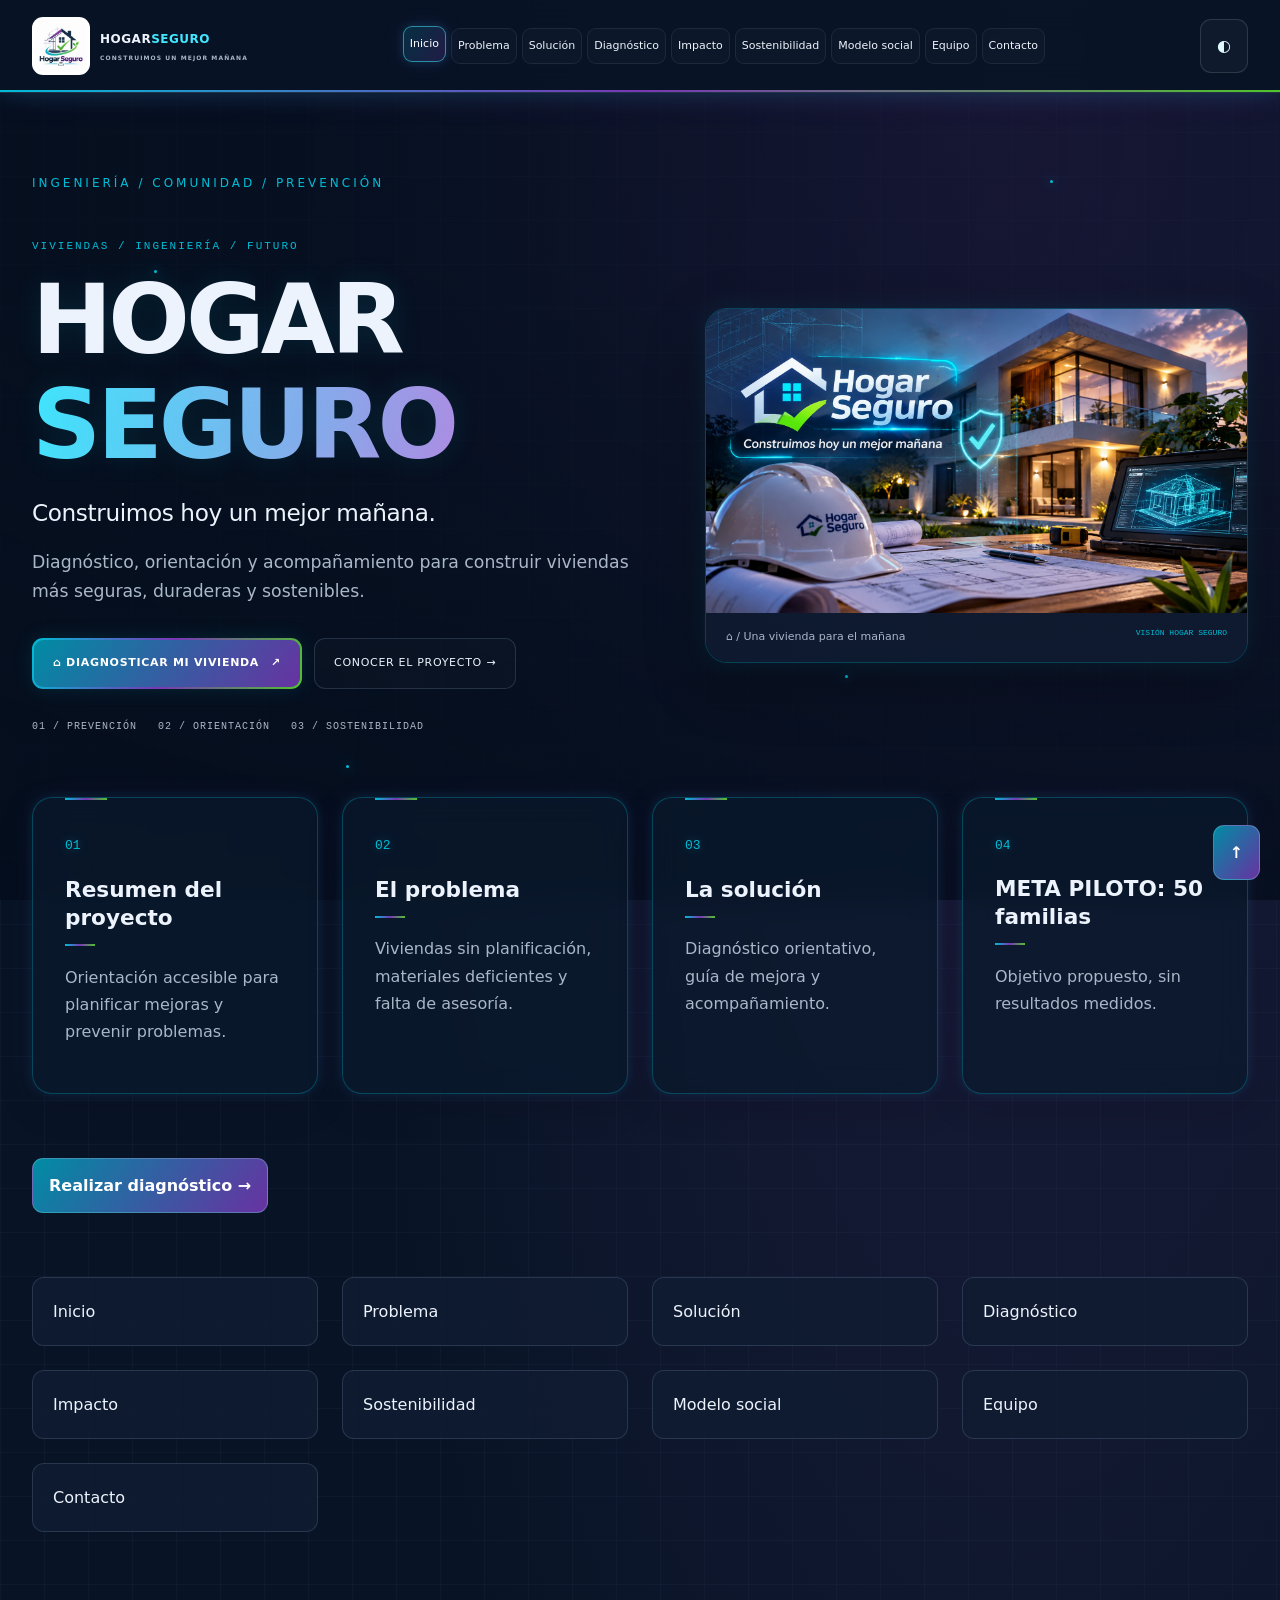
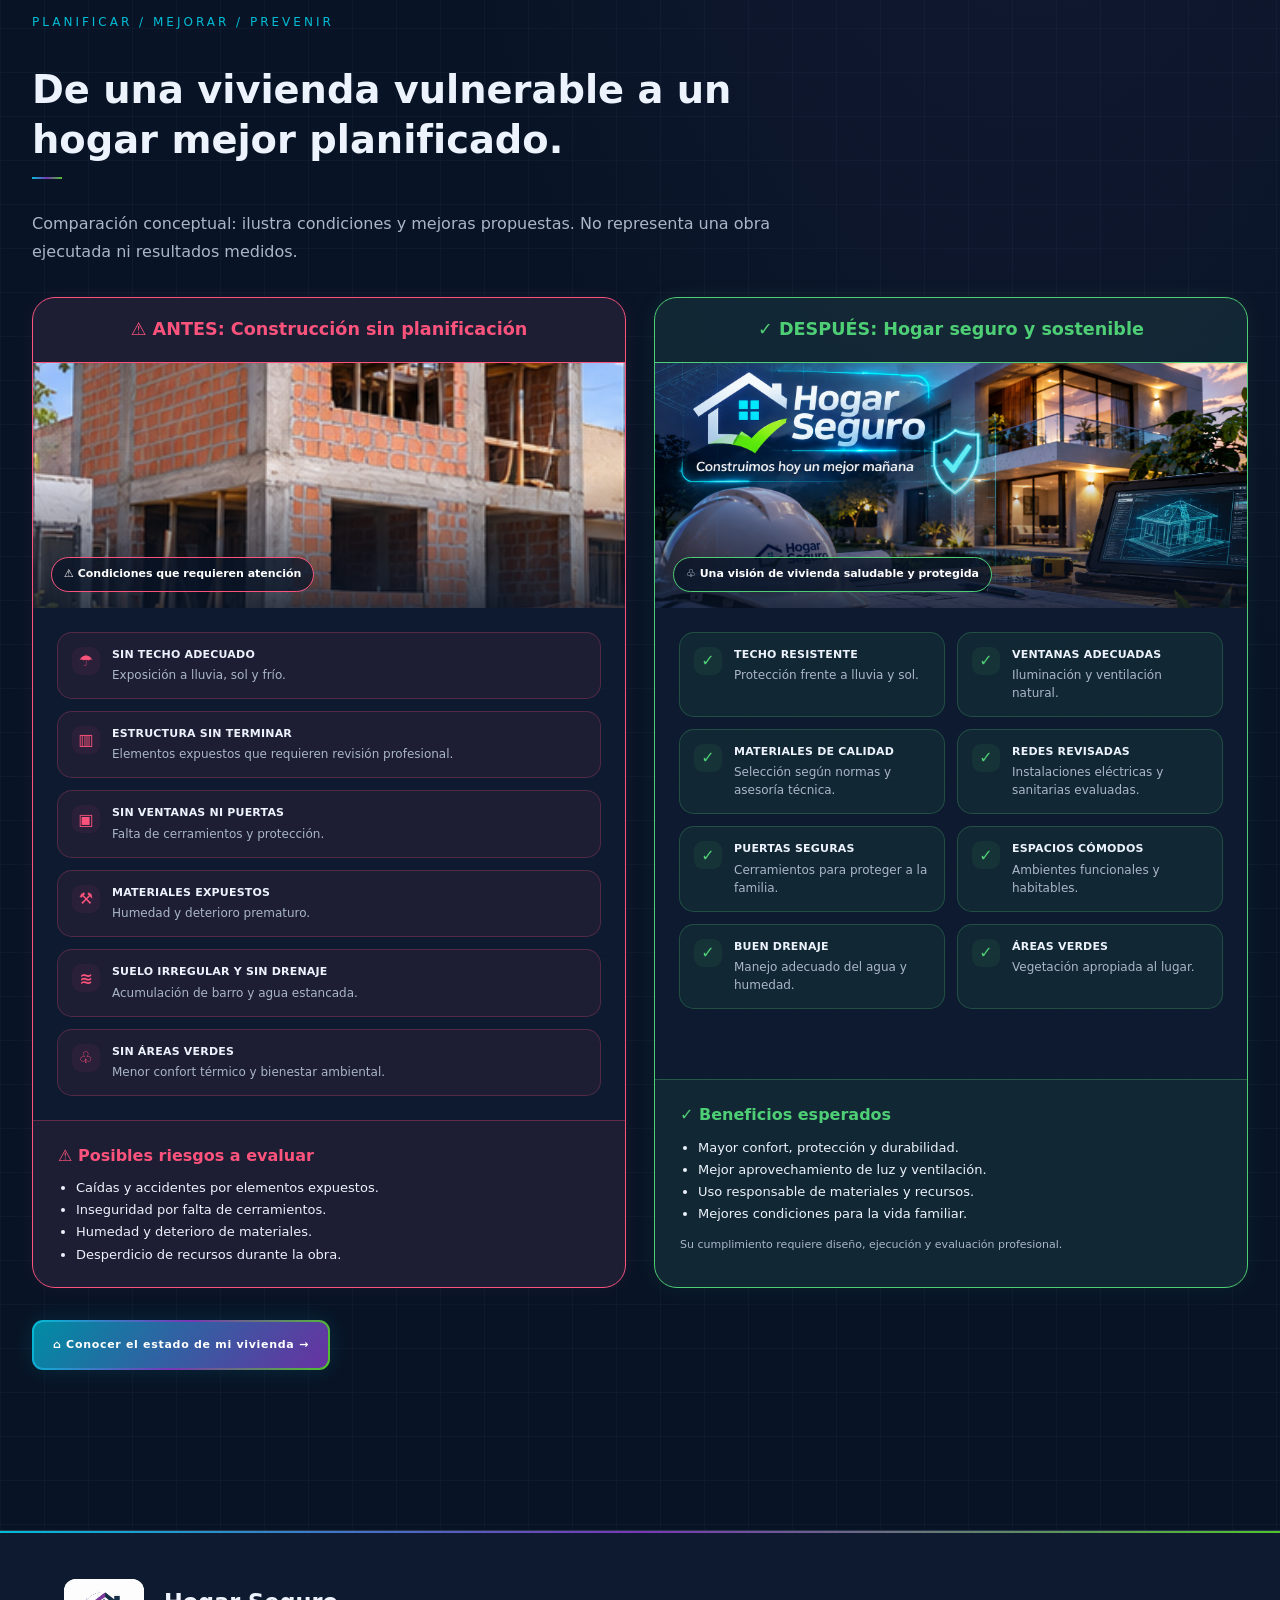
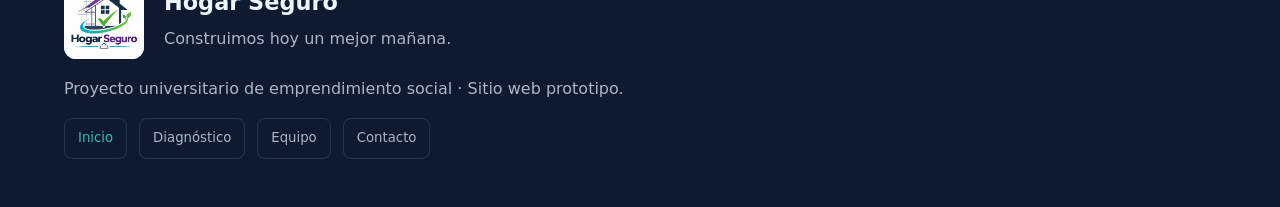
<file: index.html>
<!doctype html><html lang="es"><head><meta charset="utf-8"><meta name="viewport" content="width=device-width,initial-scale=1"><title>Inicio · Hogar Seguro</title><link rel="stylesheet" href="css/global.css"><link rel="stylesheet" href="css/index.css"><script defer src="js/global.js"></script><script defer src="js/index.js"></script><link rel="icon" href="assets/icons/house.svg" type="image/svg+xml"></head><body><video autoplay muted loop playsinline preload="metadata" id="bg-video" aria-hidden="true" tabindex="-1" disablepictureinpicture><source src="assets/video/No%20Copyright%20Background%20Video%20Nature%20Sunset%20Beach%20(No%20Sound%2C%20No%20Music)%20Free%20Stock%20Footage.mp4" type="video/mp4"></video><div class="ambient" aria-hidden="true"><i></i><i></i><i></i><i></i></div><div id="reading"></div><header><a href="index.html" class="brand"><img src="assets/img/logo-hogar-seguro.png" alt="Hogar Seguro" width="60" height="60"><span>HOGAR<span class="brand-accent">SEGURO</span><small>CONSTRUIMOS UN MEJOR MAÑANA</small></span></a><button aria-controls="navigation" id="menu" aria-expanded="false" aria-label="Abrir menú">☰</button><nav id="navigation" aria-label="Navegación principal"><a href="index.html">Inicio</a><a href="problema.html">Problema</a><a href="solucion.html">Solución</a><a href="diagnostico.html">Diagnóstico</a><a href="impacto.html">Impacto</a><a href="sostenible.html">Sostenibilidad</a><a href="negocio.html">Modelo social</a><a href="equipo.html">Equipo</a><a href="contacto.html">Contacto</a></nav><button id="theme" aria-label="Cambiar tema">◐</button></header><main><p class="eyebrow">INGENIERÍA / COMUNIDAD / PREVENCIÓN</p><section class="hero"><div><p class="hero-kicker">VIVIENDAS / INGENIERÍA / FUTURO</p><h1>HOGAR<br><span>SEGURO</span></h1><h2>Construimos hoy un mejor mañana.</h2><p class="hero-description">Diagnóstico, orientación y acompañamiento para construir viviendas más seguras, duraderas y sostenibles.</p><div class="hero-actions"><a class="btn-primary btn-neon" href="diagnostico.html">⌂ DIAGNOSTICAR MI VIVIENDA <span>↗</span></a><a class="btn-secondary" href="solucion.html">CONOCER EL PROYECTO →</a></div><p class="hero-note">01 / PREVENCIÓN &nbsp; 02 / ORIENTACIÓN &nbsp; 03 / SOSTENIBILIDAD</p></div><figure class="section-visual"><img src="assets/img/hero-hogar-seguro.png" alt="Hogar Seguro: vivienda moderna, planos arquitectónicos y herramientas de construcción. Construimos hoy un mejor mañana." width="1672" height="941" fetchpriority="high"><figcaption><span>⌂ / Una vivienda para el mañana</span><small>VISIÓN HOGAR SEGURO</small></figcaption></figure></section><div class="cards"><article class="card"><span class="avatar">01</span><h2>Resumen del proyecto</h2><p>Orientación accesible para planificar mejoras y prevenir problemas.</p></article><article class="card"><span class="avatar">02</span><h2>El problema</h2><p>Viviendas sin planificación, materiales deficientes y falta de asesoría.</p></article><article class="card"><span class="avatar">03</span><h2>La solución</h2><p>Diagnóstico orientativo, guía de mejora y acompañamiento.</p></article><article class="card"><span class="avatar">04</span><h2>META PILOTO: 50 familias</h2><p>Objetivo propuesto, sin resultados medidos.</p></article></div><a class="button" href="diagnostico.html">Realizar diagnóstico →</a><div class="cards"><a href="index.html">Inicio</a><a href="problema.html">Problema</a><a href="solucion.html">Solución</a><a href="diagnostico.html">Diagnóstico</a><a href="impacto.html">Impacto</a><a href="sostenible.html">Sostenibilidad</a><a href="negocio.html">Modelo social</a><a href="equipo.html">Equipo</a><a href="contacto.html">Contacto</a></div><section class="comparison" aria-labelledby="comparison-title"><p class="eyebrow">PLANIFICAR / MEJORAR / PREVENIR</p><h2 id="comparison-title">De una vivienda vulnerable a un hogar mejor planificado.</h2><p class="comparison-note">Comparación conceptual: ilustra condiciones y mejoras propuestas. No representa una obra ejecutada ni resultados medidos.</p><div class="comparison-grid"><article class="compare-panel before"><h3>⚠ ANTES: Construcción sin planificación</h3><div class="compare-picture"><img src="assets/img/generated/scene-1.png" alt="Imagen conceptual generada con IA de una vivienda en construcción" loading="lazy" width="800" height="520"><span>⚠ Condiciones que requieren atención</span></div><div class="compare-items"><div class="compare-item"><b class="compare-icon" aria-hidden="true">☂</b><div><h4>Sin techo adecuado</h4><p>Exposición a lluvia, sol y frío.</p></div></div><div class="compare-item"><b class="compare-icon" aria-hidden="true">▥</b><div><h4>Estructura sin terminar</h4><p>Elementos expuestos que requieren revisión profesional.</p></div></div><div class="compare-item"><b class="compare-icon" aria-hidden="true">▣</b><div><h4>Sin ventanas ni puertas</h4><p>Falta de cerramientos y protección.</p></div></div><div class="compare-item"><b class="compare-icon" aria-hidden="true">⚒</b><div><h4>Materiales expuestos</h4><p>Humedad y deterioro prematuro.</p></div></div><div class="compare-item"><b class="compare-icon" aria-hidden="true">≋</b><div><h4>Suelo irregular y sin drenaje</h4><p>Acumulación de barro y agua estancada.</p></div></div><div class="compare-item"><b class="compare-icon" aria-hidden="true">♧</b><div><h4>Sin áreas verdes</h4><p>Menor confort térmico y bienestar ambiental.</p></div></div></div><div class="compare-summary"><h4>⚠ Posibles riesgos a evaluar</h4><ul><li>Caídas y accidentes por elementos expuestos.</li><li>Inseguridad por falta de cerramientos.</li><li>Humedad y deterioro de materiales.</li><li>Desperdicio de recursos durante la obra.</li></ul></div></article><article class="compare-panel after"><h3>✓ DESPUÉS: Hogar seguro y sostenible</h3><div class="compare-picture"><img src="assets/img/hero-hogar-seguro.png" alt="Visión conceptual de un hogar moderno y mejor planificado" loading="lazy" width="1672" height="941"><span>♧ Una visión de vivienda saludable y protegida</span></div><div class="compare-items"><div class="compare-item"><b class="compare-icon" aria-hidden="true">✓</b><div><h4>Techo resistente</h4><p>Protección frente a lluvia y sol.</p></div></div><div class="compare-item"><b class="compare-icon" aria-hidden="true">✓</b><div><h4>Ventanas adecuadas</h4><p>Iluminación y ventilación natural.</p></div></div><div class="compare-item"><b class="compare-icon" aria-hidden="true">✓</b><div><h4>Materiales de calidad</h4><p>Selección según normas y asesoría técnica.</p></div></div><div class="compare-item"><b class="compare-icon" aria-hidden="true">✓</b><div><h4>Redes revisadas</h4><p>Instalaciones eléctricas y sanitarias evaluadas.</p></div></div><div class="compare-item"><b class="compare-icon" aria-hidden="true">✓</b><div><h4>Puertas seguras</h4><p>Cerramientos para proteger a la familia.</p></div></div><div class="compare-item"><b class="compare-icon" aria-hidden="true">✓</b><div><h4>Espacios cómodos</h4><p>Ambientes funcionales y habitables.</p></div></div><div class="compare-item"><b class="compare-icon" aria-hidden="true">✓</b><div><h4>Buen drenaje</h4><p>Manejo adecuado del agua y humedad.</p></div></div><div class="compare-item"><b class="compare-icon" aria-hidden="true">✓</b><div><h4>Áreas verdes</h4><p>Vegetación apropiada al lugar.</p></div></div></div><div class="compare-summary"><h4>✓ Beneficios esperados</h4><ul><li>Mayor confort, protección y durabilidad.</li><li>Mejor aprovechamiento de luz y ventilación.</li><li>Uso responsable de materiales y recursos.</li><li>Mejores condiciones para la vida familiar.</li></ul><p>Su cumplimiento requiere diseño, ejecución y evaluación profesional.</p></div></article></div><a class="btn-primary btn-neon" href="diagnostico.html">⌂ Conocer el estado de mi vivienda →</a></section></main><footer><div class="footer-brand"><img src="assets/img/logo-hogar-seguro.png" alt="Hogar Seguro" width="80" height="80"><div><strong>Hogar Seguro</strong><p>Construimos hoy un mejor mañana.</p></div></div><p>Proyecto universitario de emprendimiento social · Sitio web prototipo.</p><nav aria-label="Enlaces del pie"><a href="index.html">Inicio</a><a href="diagnostico.html">Diagnóstico</a><a href="equipo.html">Equipo</a><a href="contacto.html">Contacto</a></nav></footer><button id="top" aria-label="Volver arriba">↑</button></body></html>
</file>
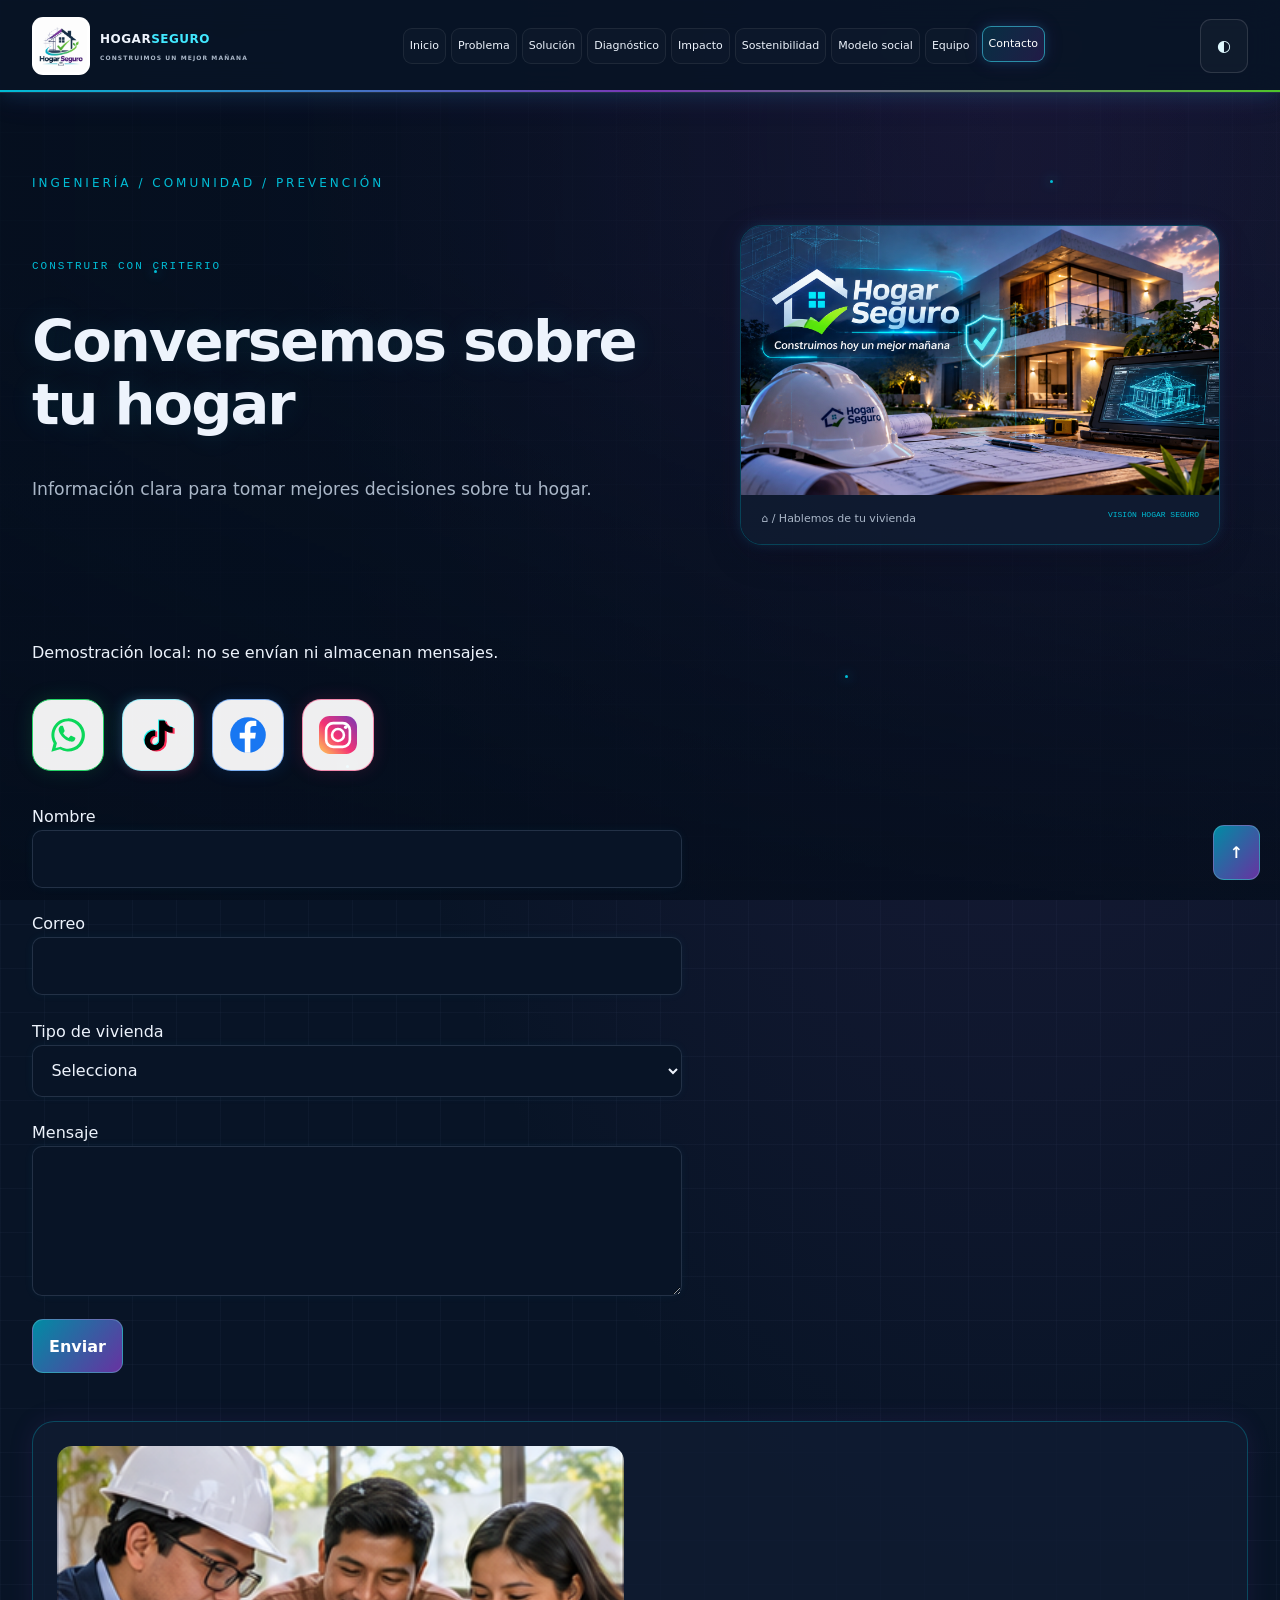
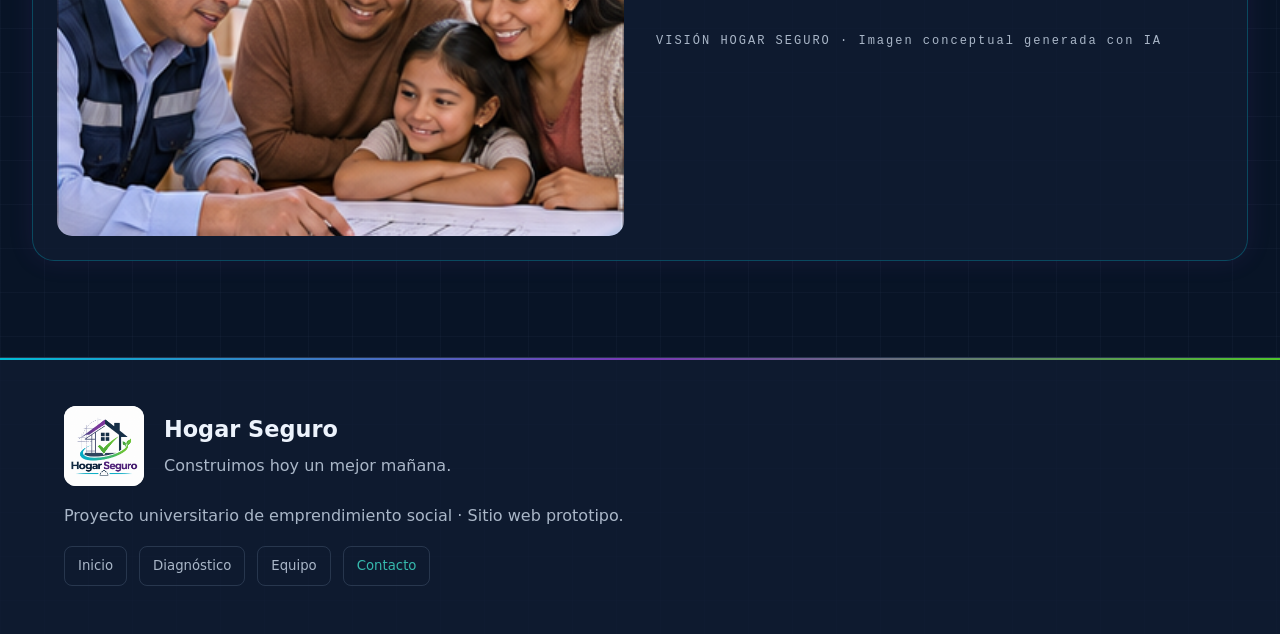
<file: contacto.html>
<!doctype html><html lang="es"><head><meta charset="utf-8"><meta name="viewport" content="width=device-width,initial-scale=1"><title>Contacto · Hogar Seguro</title><link rel="stylesheet" href="css/global.css"><link rel="stylesheet" href="css/contacto.css?v=social2"><script defer src="js/global.js"></script><script defer src="js/contacto.js"></script><link rel="icon" href="assets/icons/house.svg" type="image/svg+xml"></head><body><video autoplay muted loop playsinline preload="metadata" id="bg-video" aria-hidden="true" tabindex="-1" disablepictureinpicture><source src="assets/video/No%20Copyright%20Background%20Video%20Nature%20Sunset%20Beach%20(No%20Sound%2C%20No%20Music)%20Free%20Stock%20Footage.mp4" type="video/mp4"></video><div class="ambient" aria-hidden="true"><i></i><i></i><i></i><i></i></div><div id="reading"></div><header><a href="index.html" class="brand"><img src="assets/img/logo-hogar-seguro.png" alt="Hogar Seguro" width="60" height="60"><span>HOGAR<span class="brand-accent">SEGURO</span><small>CONSTRUIMOS UN MEJOR MAÑANA</small></span></a><button aria-controls="navigation" id="menu" aria-expanded="false" aria-label="Abrir menú">☰</button><nav id="navigation" aria-label="Navegación principal"><a href="index.html">Inicio</a><a href="problema.html">Problema</a><a href="solucion.html">Solución</a><a href="diagnostico.html">Diagnóstico</a><a href="impacto.html">Impacto</a><a href="sostenible.html">Sostenibilidad</a><a href="negocio.html">Modelo social</a><a href="equipo.html">Equipo</a><a href="contacto.html">Contacto</a></nav><button id="theme" aria-label="Cambiar tema">◐</button></header><main><p class="eyebrow">INGENIERÍA / COMUNIDAD / PREVENCIÓN</p><div class="page-intro"><div><p class="hero-kicker">CONSTRUIR CON CRITERIO</p><h1>Conversemos sobre tu hogar</h1><p class="intro-note">Información clara para tomar mejores decisiones sobre tu hogar.</p></div><figure class="section-visual"><img src="assets/img/hero-hogar-seguro.png" alt="Hogar Seguro: vivienda moderna, planos arquitectónicos y herramientas de construcción. Construimos hoy un mejor mañana." width="1672" height="941"><figcaption><span>⌂ / Hablemos de tu vivienda</span><small>VISIÓN HOGAR SEGURO</small></figcaption></figure></div><div class="cards"></div><p>Demostración local: no se envían ni almacenan mensajes.</p><section class="social-contact" aria-label="Canales de contacto"><a class="social-logo whatsapp" href="https://wa.me/51972337473" target="_blank" rel="noopener noreferrer" aria-label="Contactar por WhatsApp al +51 972 337 473" title="WhatsApp: +51 972 337 473"><img src="assets/icons/whatsapp.svg" alt="WhatsApp" width="38" height="38"></a><span class="social-logo tiktok" role="img" aria-label="TikTok: enlace de la cuenta pendiente" title="TikTok: cuenta próximamente"><img src="assets/icons/tiktok.svg" alt="TikTok" width="36" height="36"></span><span class="social-logo facebook" role="img" aria-label="Facebook" title="Facebook"><img src="assets/icons/facebook.svg" alt="Facebook" width="38" height="38"></span><span class="social-logo instagram" role="img" aria-label="Instagram" title="Instagram"><img src="assets/icons/instagram.svg" alt="Instagram" width="38" height="38"></span></section><form id="contact"><label>Nombre<input required minlength="2" autocomplete="name"></label><label>Correo<input type="email" required autocomplete="email"></label><label>Tipo de vivienda<select required><option value="">Selecciona</option><option>Casa</option><option>Departamento</option><option>Otro</option></select></label><label>Mensaje<textarea required minlength="10"></textarea></label><button>Enviar</button><p id="feedback" role="status"></p></form><figure class="generated-feature"><img src="assets/img/generated/scene-2.png" alt="Orientación de ingeniería a una familia con planos: imagen conceptual generada con IA" loading="lazy" width="640" height="640"><figcaption>VISIÓN HOGAR SEGURO · Imagen conceptual generada con IA</figcaption></figure></main><footer><div class="footer-brand"><img src="assets/img/logo-hogar-seguro.png" alt="Hogar Seguro" width="80" height="80"><div><strong>Hogar Seguro</strong><p>Construimos hoy un mejor mañana.</p></div></div><p>Proyecto universitario de emprendimiento social · Sitio web prototipo.</p><nav aria-label="Enlaces del pie"><a href="index.html">Inicio</a><a href="diagnostico.html">Diagnóstico</a><a href="equipo.html">Equipo</a><a href="contacto.html">Contacto</a></nav></footer><button id="top" aria-label="Volver arriba">↑</button></body></html>
</file>
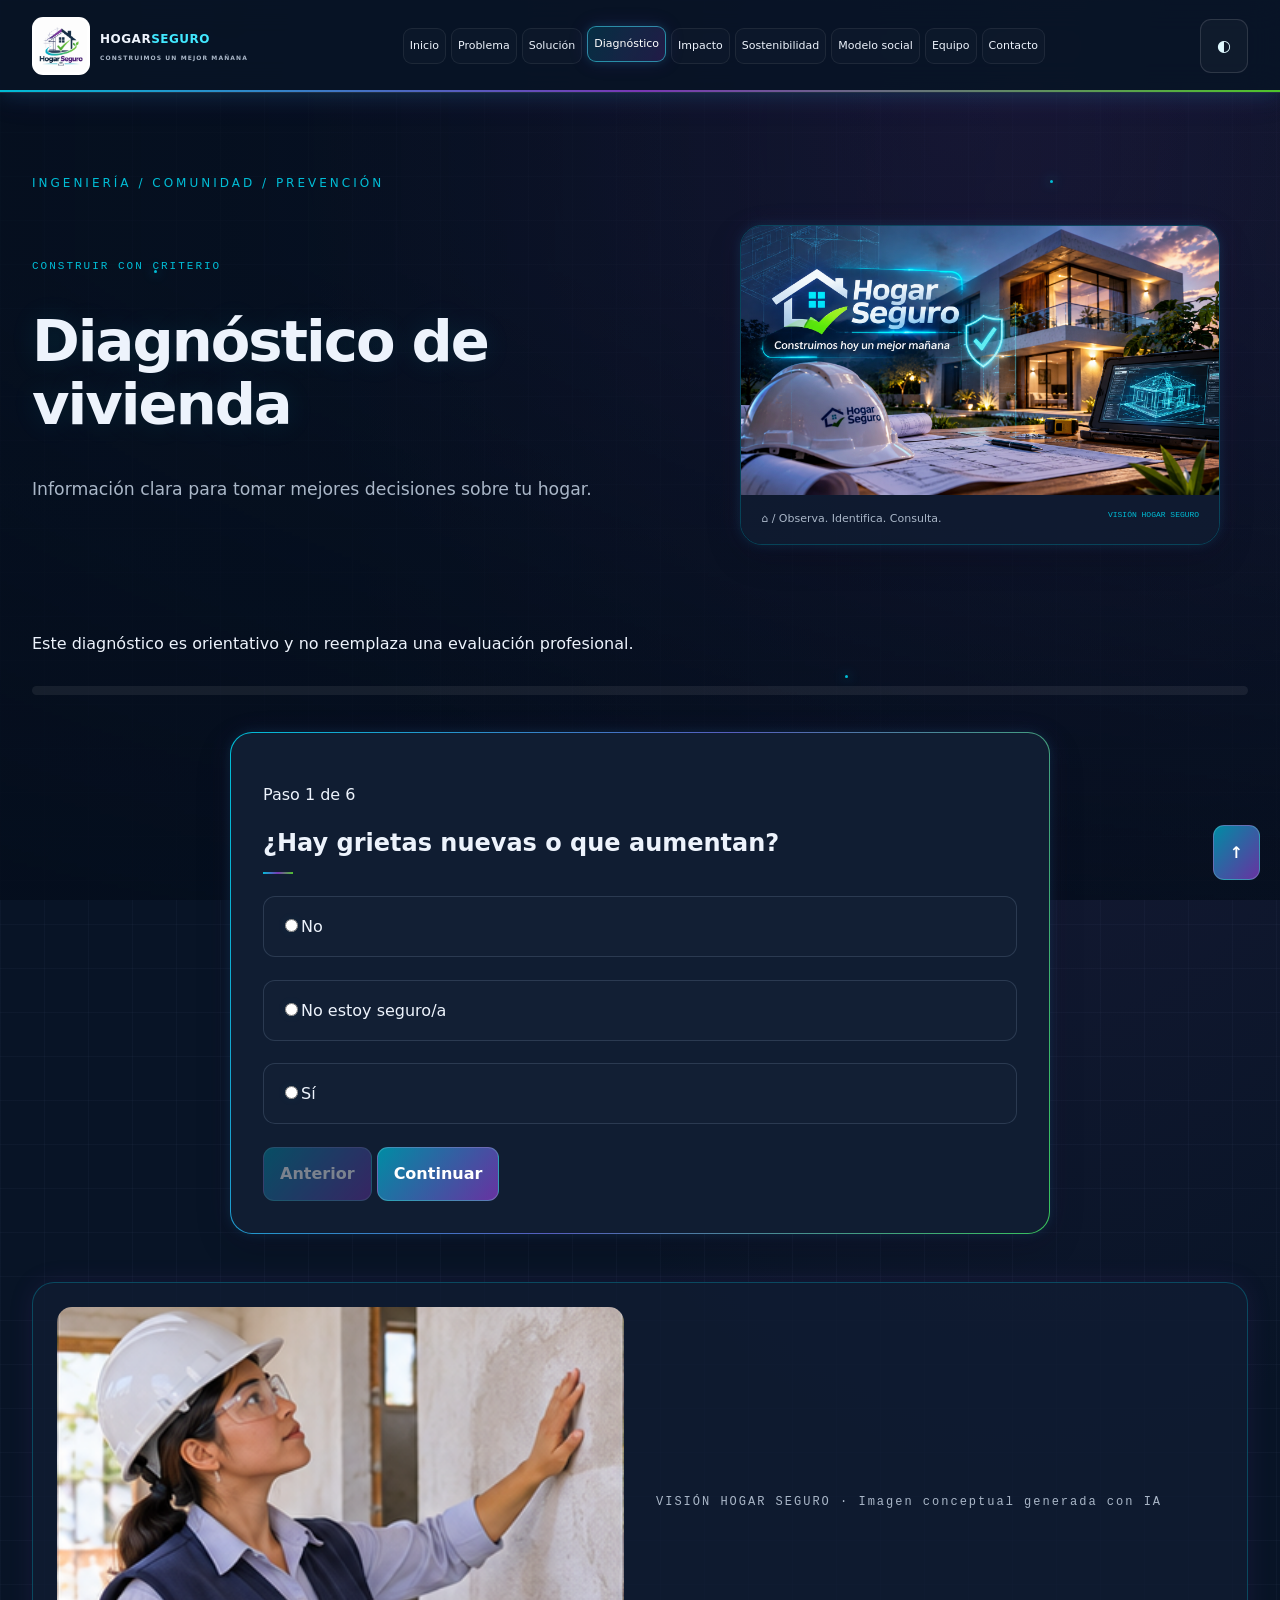
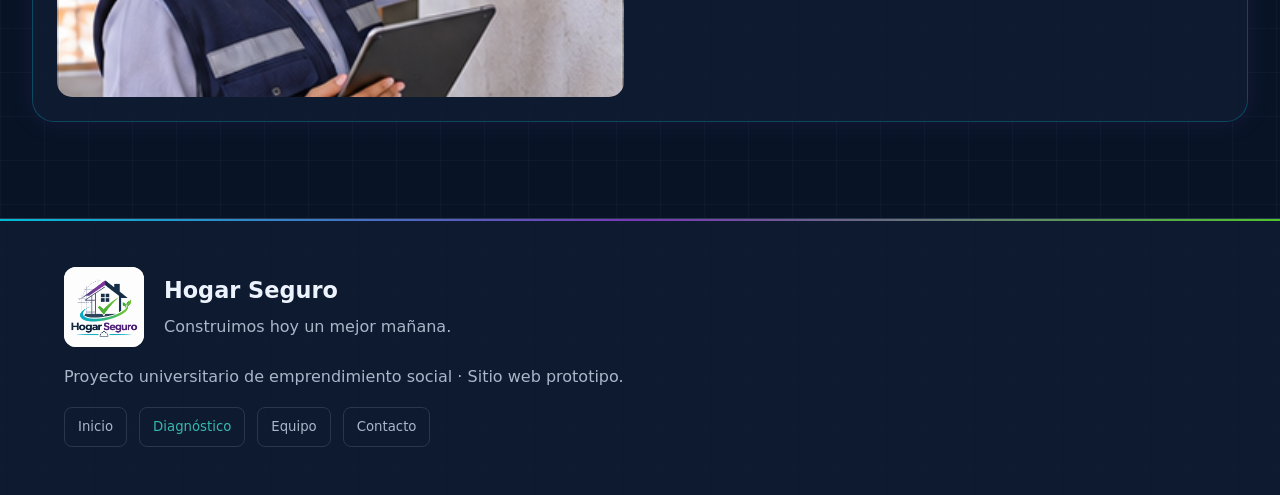
<file: diagnostico.html>
<!doctype html><html lang="es"><head><meta charset="utf-8"><meta name="viewport" content="width=device-width,initial-scale=1"><title>Diagnóstico · Hogar Seguro</title><link rel="stylesheet" href="css/global.css"><link rel="stylesheet" href="css/diagnostico.css"><script defer src="js/global.js"></script><script defer src="js/diagnostico.js"></script><link rel="icon" href="assets/icons/house.svg" type="image/svg+xml"></head><body><video autoplay muted loop playsinline preload="metadata" id="bg-video" aria-hidden="true" tabindex="-1" disablepictureinpicture><source src="assets/video/Blackout%20anime%20girl%20wallpaper%204k.mp4" type="video/mp4"></video><div class="ambient" aria-hidden="true"><i></i><i></i><i></i><i></i></div><div id="reading"></div><header><a href="index.html" class="brand"><img src="assets/img/logo-hogar-seguro.png" alt="Hogar Seguro" width="60" height="60"><span>HOGAR<span class="brand-accent">SEGURO</span><small>CONSTRUIMOS UN MEJOR MAÑANA</small></span></a><button aria-controls="navigation" id="menu" aria-expanded="false" aria-label="Abrir menú">☰</button><nav id="navigation" aria-label="Navegación principal"><a href="index.html">Inicio</a><a href="problema.html">Problema</a><a href="solucion.html">Solución</a><a href="diagnostico.html">Diagnóstico</a><a href="impacto.html">Impacto</a><a href="sostenible.html">Sostenibilidad</a><a href="negocio.html">Modelo social</a><a href="equipo.html">Equipo</a><a href="contacto.html">Contacto</a></nav><button id="theme" aria-label="Cambiar tema">◐</button></header><main><p class="eyebrow">INGENIERÍA / COMUNIDAD / PREVENCIÓN</p><div class="page-intro"><div><p class="hero-kicker">CONSTRUIR CON CRITERIO</p><h1>Diagnóstico de vivienda</h1><p class="intro-note">Información clara para tomar mejores decisiones sobre tu hogar.</p></div><figure class="section-visual"><img src="assets/img/hero-hogar-seguro.png" alt="Hogar Seguro: vivienda moderna, planos arquitectónicos y herramientas de construcción. Construimos hoy un mejor mañana." width="1672" height="941"><figcaption><span>⌂ / Observa. Identifica. Consulta.</span><small>VISIÓN HOGAR SEGURO</small></figcaption></figure></div><div class="cards"></div><p>Este diagnóstico es orientativo y no reemplaza una evaluación profesional.</p><progress max="6" value="0"></progress><form id="quiz"><p id="count"></p><h2 id="question"></h2><div id="answers"></div><button type="button" id="prev">Anterior</button> <button>Continuar</button></form><section id="result" hidden aria-live="polite"></section><figure class="generated-feature"><img src="assets/img/generated/scene-3.png" alt="Inspección profesional de una vivienda: imagen conceptual generada con IA" loading="lazy" width="640" height="640"><figcaption>VISIÓN HOGAR SEGURO · Imagen conceptual generada con IA</figcaption></figure></main><footer><div class="footer-brand"><img src="assets/img/logo-hogar-seguro.png" alt="Hogar Seguro" width="80" height="80"><div><strong>Hogar Seguro</strong><p>Construimos hoy un mejor mañana.</p></div></div><p>Proyecto universitario de emprendimiento social · Sitio web prototipo.</p><nav aria-label="Enlaces del pie"><a href="index.html">Inicio</a><a href="diagnostico.html">Diagnóstico</a><a href="equipo.html">Equipo</a><a href="contacto.html">Contacto</a></nav></footer><button id="top" aria-label="Volver arriba">↑</button></body></html>
</file>
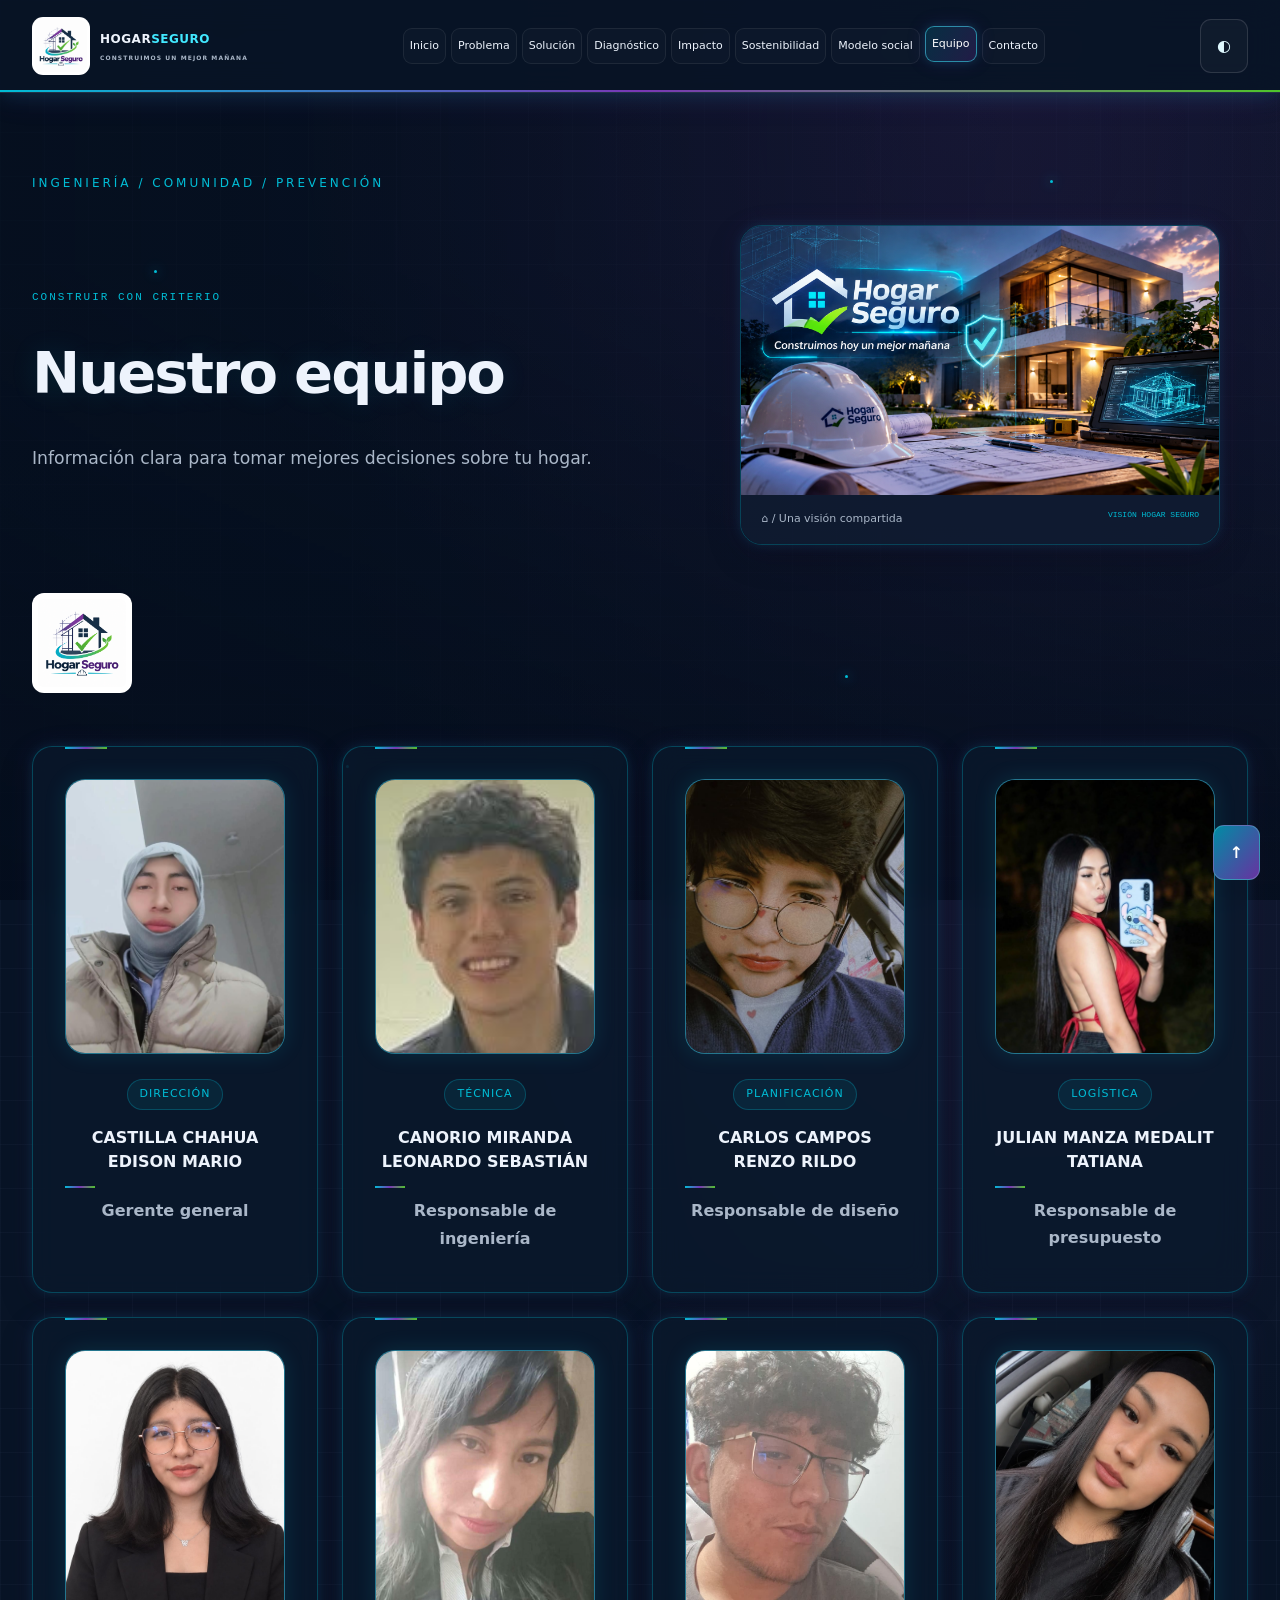
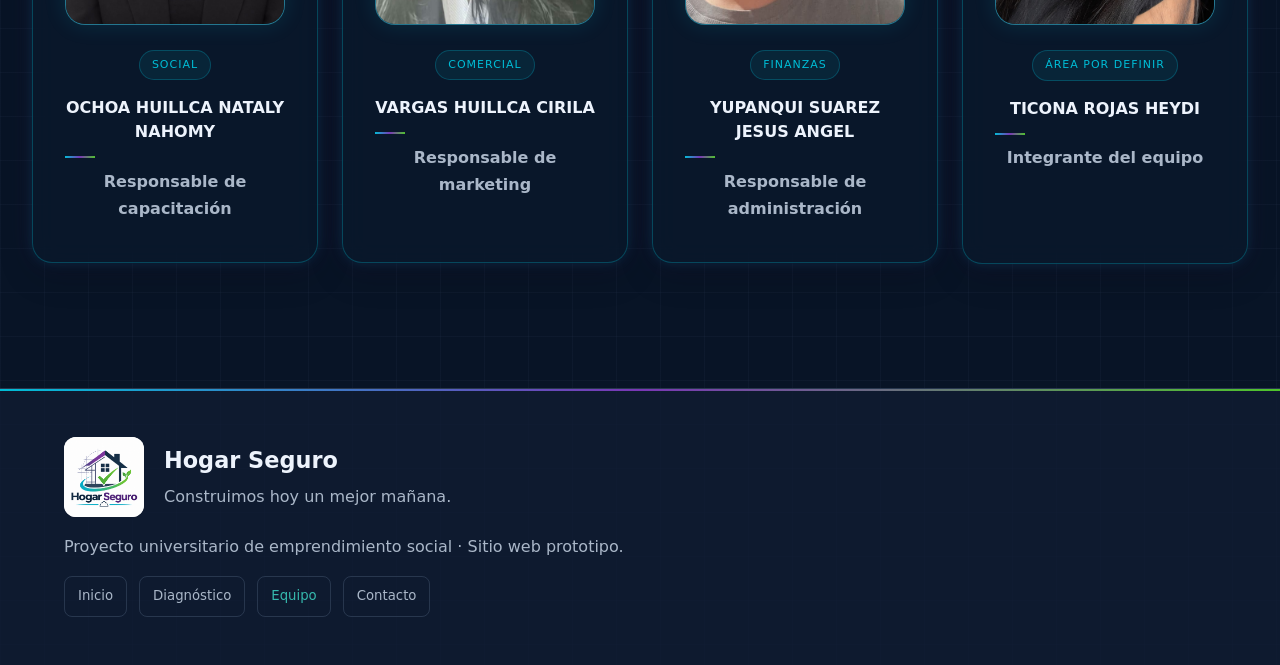
<file: equipo.html>
<!doctype html><html lang="es"><head><meta charset="utf-8"><meta name="viewport" content="width=device-width,initial-scale=1"><title>Equipo · Hogar Seguro</title><link rel="stylesheet" href="css/global.css"><link rel="stylesheet" href="css/equipo.css?v=2"><script defer src="js/global.js"></script><script defer src="js/equipo.js"></script><link rel="icon" href="assets/icons/house.svg" type="image/svg+xml"></head><body><video autoplay muted loop playsinline preload="metadata" id="bg-video" aria-hidden="true" tabindex="-1" disablepictureinpicture><source src="assets/video/Blackout%20anime%20girl%20wallpaper%204k.mp4" type="video/mp4"></video><div class="ambient" aria-hidden="true"><i></i><i></i><i></i><i></i></div><div id="reading"></div><header><a href="index.html" class="brand"><img src="assets/img/logo-hogar-seguro.png" alt="Hogar Seguro" width="60" height="60"><span>HOGAR<span class="brand-accent">SEGURO</span><small>CONSTRUIMOS UN MEJOR MAÑANA</small></span></a><button aria-controls="navigation" id="menu" aria-expanded="false" aria-label="Abrir menú">☰</button><nav id="navigation" aria-label="Navegación principal"><a href="index.html">Inicio</a><a href="problema.html">Problema</a><a href="solucion.html">Solución</a><a href="diagnostico.html">Diagnóstico</a><a href="impacto.html">Impacto</a><a href="sostenible.html">Sostenibilidad</a><a href="negocio.html">Modelo social</a><a href="equipo.html">Equipo</a><a href="contacto.html">Contacto</a></nav><button id="theme" aria-label="Cambiar tema">◐</button></header><main><p class="eyebrow">INGENIERÍA / COMUNIDAD / PREVENCIÓN</p><div class="page-intro"><div><p class="hero-kicker">CONSTRUIR CON CRITERIO</p><h1>Nuestro equipo</h1><p class="intro-note">Información clara para tomar mejores decisiones sobre tu hogar.</p></div><figure class="section-visual"><img src="assets/img/hero-hogar-seguro.png" alt="Hogar Seguro: vivienda moderna, planos arquitectónicos y herramientas de construcción. Construimos hoy un mejor mañana." width="1672" height="941"><figcaption><span>⌂ / Una visión compartida</span><small>VISIÓN HOGAR SEGURO</small></figcaption></figure></div><img class="team-logo" src="assets/img/logo-hogar-seguro.png" alt="Identidad Hogar Seguro"><div class="cards team-grid"><article class="card member-card"><div class="portrait-frame"><img class="member-avatar real-photo" src="assets/img/team/edison.png" alt="Fotografía de CASTILLA CHAHUA EDISON MARIO" width="320" height="400" loading="lazy"></div><span class="member-area">Dirección</span><h2>CASTILLA CHAHUA EDISON MARIO</h2><p class="member-role">Gerente general</p></article><article class="card member-card"><div class="portrait-frame"><img class="member-avatar real-photo" src="assets/img/team/leonardo-v2.png" alt="Fotografía de CANORIO MIRANDA LEONARDO SEBASTIÁN" width="320" height="400" loading="lazy"></div><span class="member-area">Técnica</span><h2>CANORIO MIRANDA LEONARDO SEBASTIÁN</h2><p class="member-role">Responsable de ingeniería</p></article><article class="card member-card"><div class="portrait-frame"><img class="member-avatar real-photo" src="assets/img/team/renzo.png" alt="Fotografía de CARLOS CAMPOS RENZO RILDO" width="320" height="400" loading="lazy"></div><span class="member-area">Planificación</span><h2>CARLOS CAMPOS RENZO RILDO</h2><p class="member-role">Responsable de diseño</p></article><article class="card member-card"><div class="portrait-frame"><img class="member-avatar real-photo" src="assets/img/team/tatiana.png" alt="Fotografía de JULIAN MANZA MEDALIT TATIANA" width="320" height="400" loading="lazy"></div><span class="member-area">Logística</span><h2>JULIAN MANZA MEDALIT TATIANA</h2><p class="member-role">Responsable de presupuesto</p></article><article class="card member-card"><div class="portrait-frame"><img class="member-avatar real-photo" src="assets/img/team/nataly.png" alt="Fotografía de OCHOA HUILLCA NATALY NAHOMY" width="320" height="400" loading="lazy"></div><span class="member-area">Social</span><h2>OCHOA HUILLCA NATALY NAHOMY</h2><p class="member-role">Responsable de capacitación</p></article><article class="card member-card"><div class="portrait-frame"><img class="member-avatar real-photo" src="assets/img/team/cirila.png" alt="Fotografía de VARGAS HUILLCA CIRILA" width="320" height="400" loading="lazy"></div><span class="member-area">Comercial</span><h2>VARGAS HUILLCA CIRILA</h2><p class="member-role">Responsable de marketing</p></article><article class="card member-card"><div class="portrait-frame"><img class="member-avatar real-photo" src="assets/img/team/jesus.png" alt="Fotografía de YUPANQUI SUAREZ JESUS ANGEL" width="320" height="400" loading="lazy"></div><span class="member-area">Finanzas</span><h2>YUPANQUI SUAREZ JESUS ANGEL</h2><p class="member-role">Responsable de administración</p></article><article class="card member-card"><div class="portrait-frame"><img class="member-avatar real-photo" src="assets/img/team/heydi.png" alt="Fotografía de TICONA ROJAS HEYDI" width="320" height="400" loading="lazy"></div><span class="member-area">Área por definir</span><h2>TICONA ROJAS HEYDI</h2><p class="member-role">Integrante del equipo</p></article></div></main><footer><div class="footer-brand"><img src="assets/img/logo-hogar-seguro.png" alt="Hogar Seguro" width="80" height="80"><div><strong>Hogar Seguro</strong><p>Construimos hoy un mejor mañana.</p></div></div><p>Proyecto universitario de emprendimiento social · Sitio web prototipo.</p><nav aria-label="Enlaces del pie"><a href="index.html">Inicio</a><a href="diagnostico.html">Diagnóstico</a><a href="equipo.html">Equipo</a><a href="contacto.html">Contacto</a></nav></footer><button id="top" aria-label="Volver arriba">↑</button></body></html>
</file>
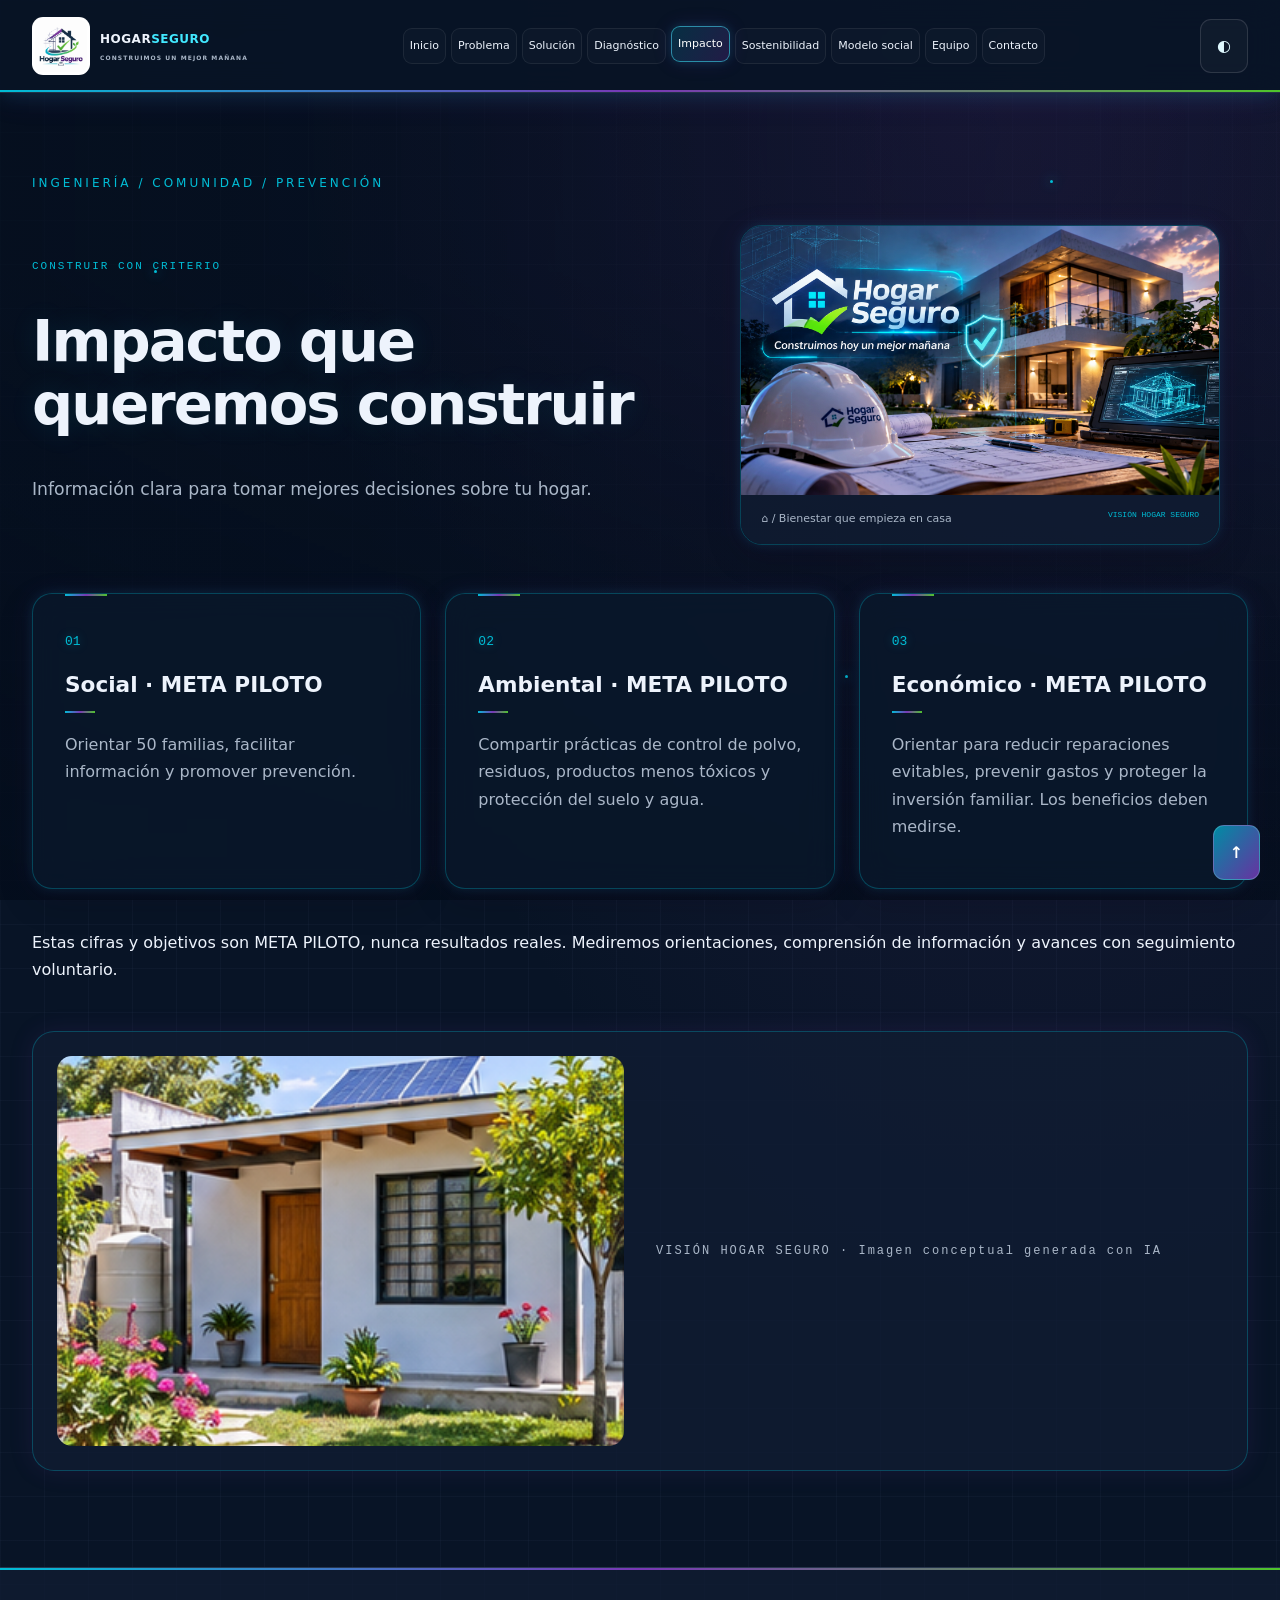
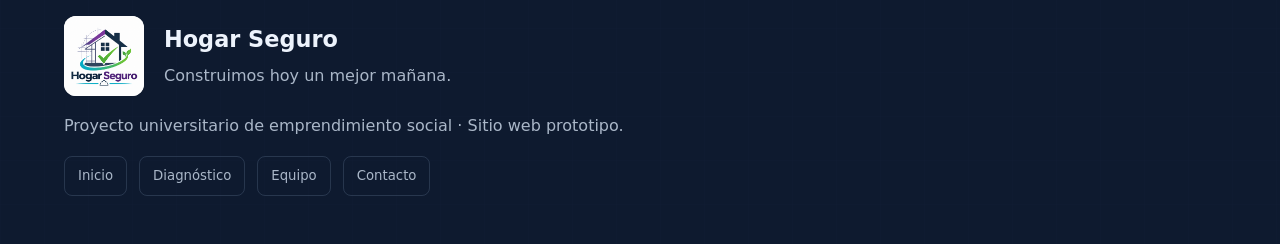
<file: impacto.html>
<!doctype html><html lang="es"><head><meta charset="utf-8"><meta name="viewport" content="width=device-width,initial-scale=1"><title>Impacto · Hogar Seguro</title><link rel="stylesheet" href="css/global.css"><link rel="stylesheet" href="css/impacto.css"><script defer src="js/global.js"></script><script defer src="js/impacto.js"></script><link rel="icon" href="assets/icons/house.svg" type="image/svg+xml"></head><body><video autoplay muted loop playsinline preload="metadata" id="bg-video" aria-hidden="true" tabindex="-1" disablepictureinpicture><source src="assets/video/No%20Copyright%20Background%20Video%20Nature%20Sunset%20Beach%20(No%20Sound%2C%20No%20Music)%20Free%20Stock%20Footage.mp4" type="video/mp4"></video><div class="ambient" aria-hidden="true"><i></i><i></i><i></i><i></i></div><div id="reading"></div><header><a href="index.html" class="brand"><img src="assets/img/logo-hogar-seguro.png" alt="Hogar Seguro" width="60" height="60"><span>HOGAR<span class="brand-accent">SEGURO</span><small>CONSTRUIMOS UN MEJOR MAÑANA</small></span></a><button aria-controls="navigation" id="menu" aria-expanded="false" aria-label="Abrir menú">☰</button><nav id="navigation" aria-label="Navegación principal"><a href="index.html">Inicio</a><a href="problema.html">Problema</a><a href="solucion.html">Solución</a><a href="diagnostico.html">Diagnóstico</a><a href="impacto.html">Impacto</a><a href="sostenible.html">Sostenibilidad</a><a href="negocio.html">Modelo social</a><a href="equipo.html">Equipo</a><a href="contacto.html">Contacto</a></nav><button id="theme" aria-label="Cambiar tema">◐</button></header><main><p class="eyebrow">INGENIERÍA / COMUNIDAD / PREVENCIÓN</p><div class="page-intro"><div><p class="hero-kicker">CONSTRUIR CON CRITERIO</p><h1>Impacto que queremos construir</h1><p class="intro-note">Información clara para tomar mejores decisiones sobre tu hogar.</p></div><figure class="section-visual"><img src="assets/img/hero-hogar-seguro.png" alt="Hogar Seguro: vivienda moderna, planos arquitectónicos y herramientas de construcción. Construimos hoy un mejor mañana." width="1672" height="941"><figcaption><span>⌂ / Bienestar que empieza en casa</span><small>VISIÓN HOGAR SEGURO</small></figcaption></figure></div><div class="cards"><article class="card"><span class="avatar">01</span><h2>Social · META PILOTO</h2><p>Orientar 50 familias, facilitar información y promover prevención.</p></article><article class="card"><span class="avatar">02</span><h2>Ambiental · META PILOTO</h2><p>Compartir prácticas de control de polvo, residuos, productos menos tóxicos y protección del suelo y agua.</p></article><article class="card"><span class="avatar">03</span><h2>Económico · META PILOTO</h2><p>Orientar para reducir reparaciones evitables, prevenir gastos y proteger la inversión familiar. Los beneficios deben medirse.</p></article></div><p>Estas cifras y objetivos son META PILOTO, nunca resultados reales. Mediremos orientaciones, comprensión de información y avances con seguimiento voluntario.</p><figure class="generated-feature"><img src="assets/img/generated/scene-4.png" alt="Vivienda sostenible rodeada de vegetación: imagen conceptual generada con IA" loading="lazy" width="640" height="640"><figcaption>VISIÓN HOGAR SEGURO · Imagen conceptual generada con IA</figcaption></figure></main><footer><div class="footer-brand"><img src="assets/img/logo-hogar-seguro.png" alt="Hogar Seguro" width="80" height="80"><div><strong>Hogar Seguro</strong><p>Construimos hoy un mejor mañana.</p></div></div><p>Proyecto universitario de emprendimiento social · Sitio web prototipo.</p><nav aria-label="Enlaces del pie"><a href="index.html">Inicio</a><a href="diagnostico.html">Diagnóstico</a><a href="equipo.html">Equipo</a><a href="contacto.html">Contacto</a></nav></footer><button id="top" aria-label="Volver arriba">↑</button></body></html>
</file>
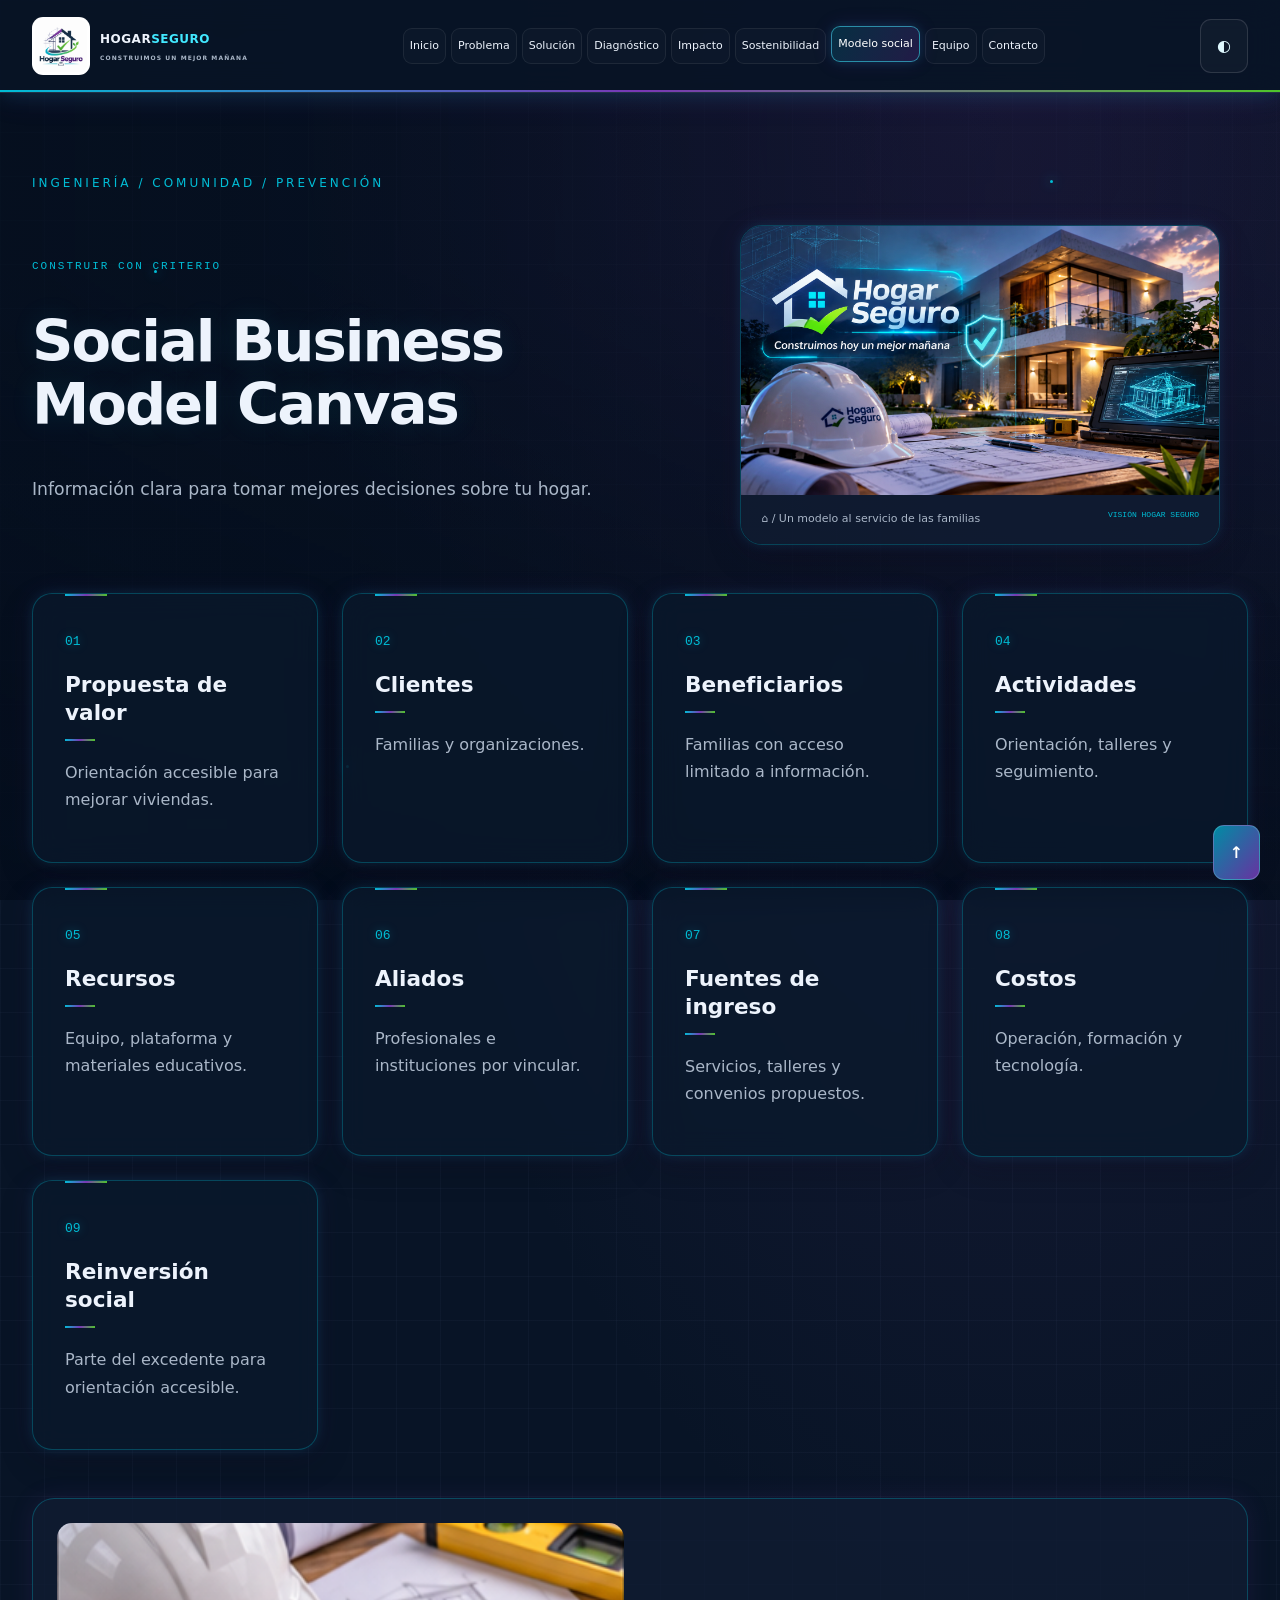
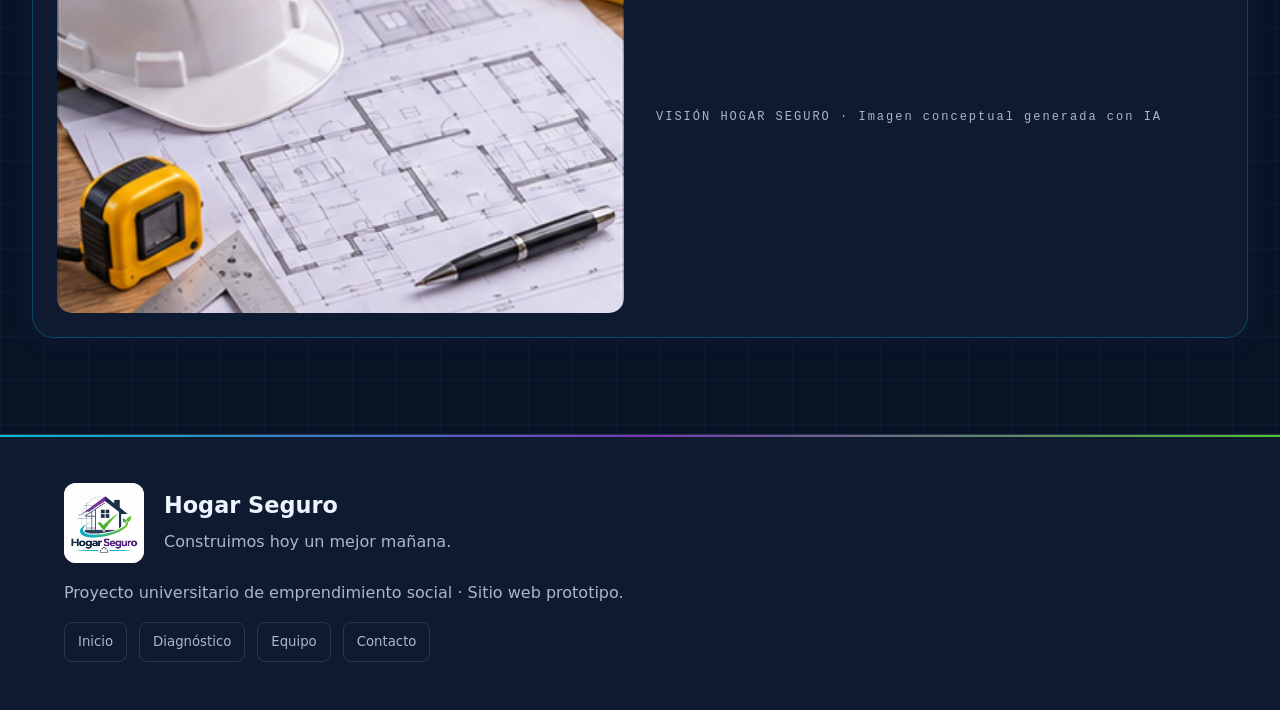
<file: negocio.html>
<!doctype html><html lang="es"><head><meta charset="utf-8"><meta name="viewport" content="width=device-width,initial-scale=1"><title>Modelo social · Hogar Seguro</title><link rel="stylesheet" href="css/global.css"><link rel="stylesheet" href="css/negocio.css"><script defer src="js/global.js"></script><script defer src="js/negocio.js"></script><link rel="icon" href="assets/icons/house.svg" type="image/svg+xml"></head><body><video autoplay muted loop playsinline preload="metadata" id="bg-video" aria-hidden="true" tabindex="-1" disablepictureinpicture><source src="assets/video/No%20Copyright%20Background%20Video%20Nature%20Sunset%20Beach%20(No%20Sound%2C%20No%20Music)%20Free%20Stock%20Footage.mp4" type="video/mp4"></video><div class="ambient" aria-hidden="true"><i></i><i></i><i></i><i></i></div><div id="reading"></div><header><a href="index.html" class="brand"><img src="assets/img/logo-hogar-seguro.png" alt="Hogar Seguro" width="60" height="60"><span>HOGAR<span class="brand-accent">SEGURO</span><small>CONSTRUIMOS UN MEJOR MAÑANA</small></span></a><button aria-controls="navigation" id="menu" aria-expanded="false" aria-label="Abrir menú">☰</button><nav id="navigation" aria-label="Navegación principal"><a href="index.html">Inicio</a><a href="problema.html">Problema</a><a href="solucion.html">Solución</a><a href="diagnostico.html">Diagnóstico</a><a href="impacto.html">Impacto</a><a href="sostenible.html">Sostenibilidad</a><a href="negocio.html">Modelo social</a><a href="equipo.html">Equipo</a><a href="contacto.html">Contacto</a></nav><button id="theme" aria-label="Cambiar tema">◐</button></header><main><p class="eyebrow">INGENIERÍA / COMUNIDAD / PREVENCIÓN</p><div class="page-intro"><div><p class="hero-kicker">CONSTRUIR CON CRITERIO</p><h1>Social Business Model Canvas</h1><p class="intro-note">Información clara para tomar mejores decisiones sobre tu hogar.</p></div><figure class="section-visual"><img src="assets/img/hero-hogar-seguro.png" alt="Hogar Seguro: vivienda moderna, planos arquitectónicos y herramientas de construcción. Construimos hoy un mejor mañana." width="1672" height="941"><figcaption><span>⌂ / Un modelo al servicio de las familias</span><small>VISIÓN HOGAR SEGURO</small></figcaption></figure></div><div class="cards"><article class="card"><span class="avatar">01</span><h2>Propuesta de valor</h2><p>Orientación accesible para mejorar viviendas.</p></article><article class="card"><span class="avatar">02</span><h2>Clientes</h2><p>Familias y organizaciones.</p></article><article class="card"><span class="avatar">03</span><h2>Beneficiarios</h2><p>Familias con acceso limitado a información.</p></article><article class="card"><span class="avatar">04</span><h2>Actividades</h2><p>Orientación, talleres y seguimiento.</p></article><article class="card"><span class="avatar">05</span><h2>Recursos</h2><p>Equipo, plataforma y materiales educativos.</p></article><article class="card"><span class="avatar">06</span><h2>Aliados</h2><p>Profesionales e instituciones por vincular.</p></article><article class="card"><span class="avatar">07</span><h2>Fuentes de ingreso</h2><p>Servicios, talleres y convenios propuestos.</p></article><article class="card"><span class="avatar">08</span><h2>Costos</h2><p>Operación, formación y tecnología.</p></article><article class="card"><span class="avatar">09</span><h2>Reinversión social</h2><p>Parte del excedente para orientación accesible.</p></article></div><figure class="generated-feature"><img src="assets/img/generated/scene-5.png" alt="Planos y herramientas de arquitectura: imagen conceptual generada con IA" loading="lazy" width="640" height="640"><figcaption>VISIÓN HOGAR SEGURO · Imagen conceptual generada con IA</figcaption></figure></main><footer><div class="footer-brand"><img src="assets/img/logo-hogar-seguro.png" alt="Hogar Seguro" width="80" height="80"><div><strong>Hogar Seguro</strong><p>Construimos hoy un mejor mañana.</p></div></div><p>Proyecto universitario de emprendimiento social · Sitio web prototipo.</p><nav aria-label="Enlaces del pie"><a href="index.html">Inicio</a><a href="diagnostico.html">Diagnóstico</a><a href="equipo.html">Equipo</a><a href="contacto.html">Contacto</a></nav></footer><button id="top" aria-label="Volver arriba">↑</button></body></html>
</file>
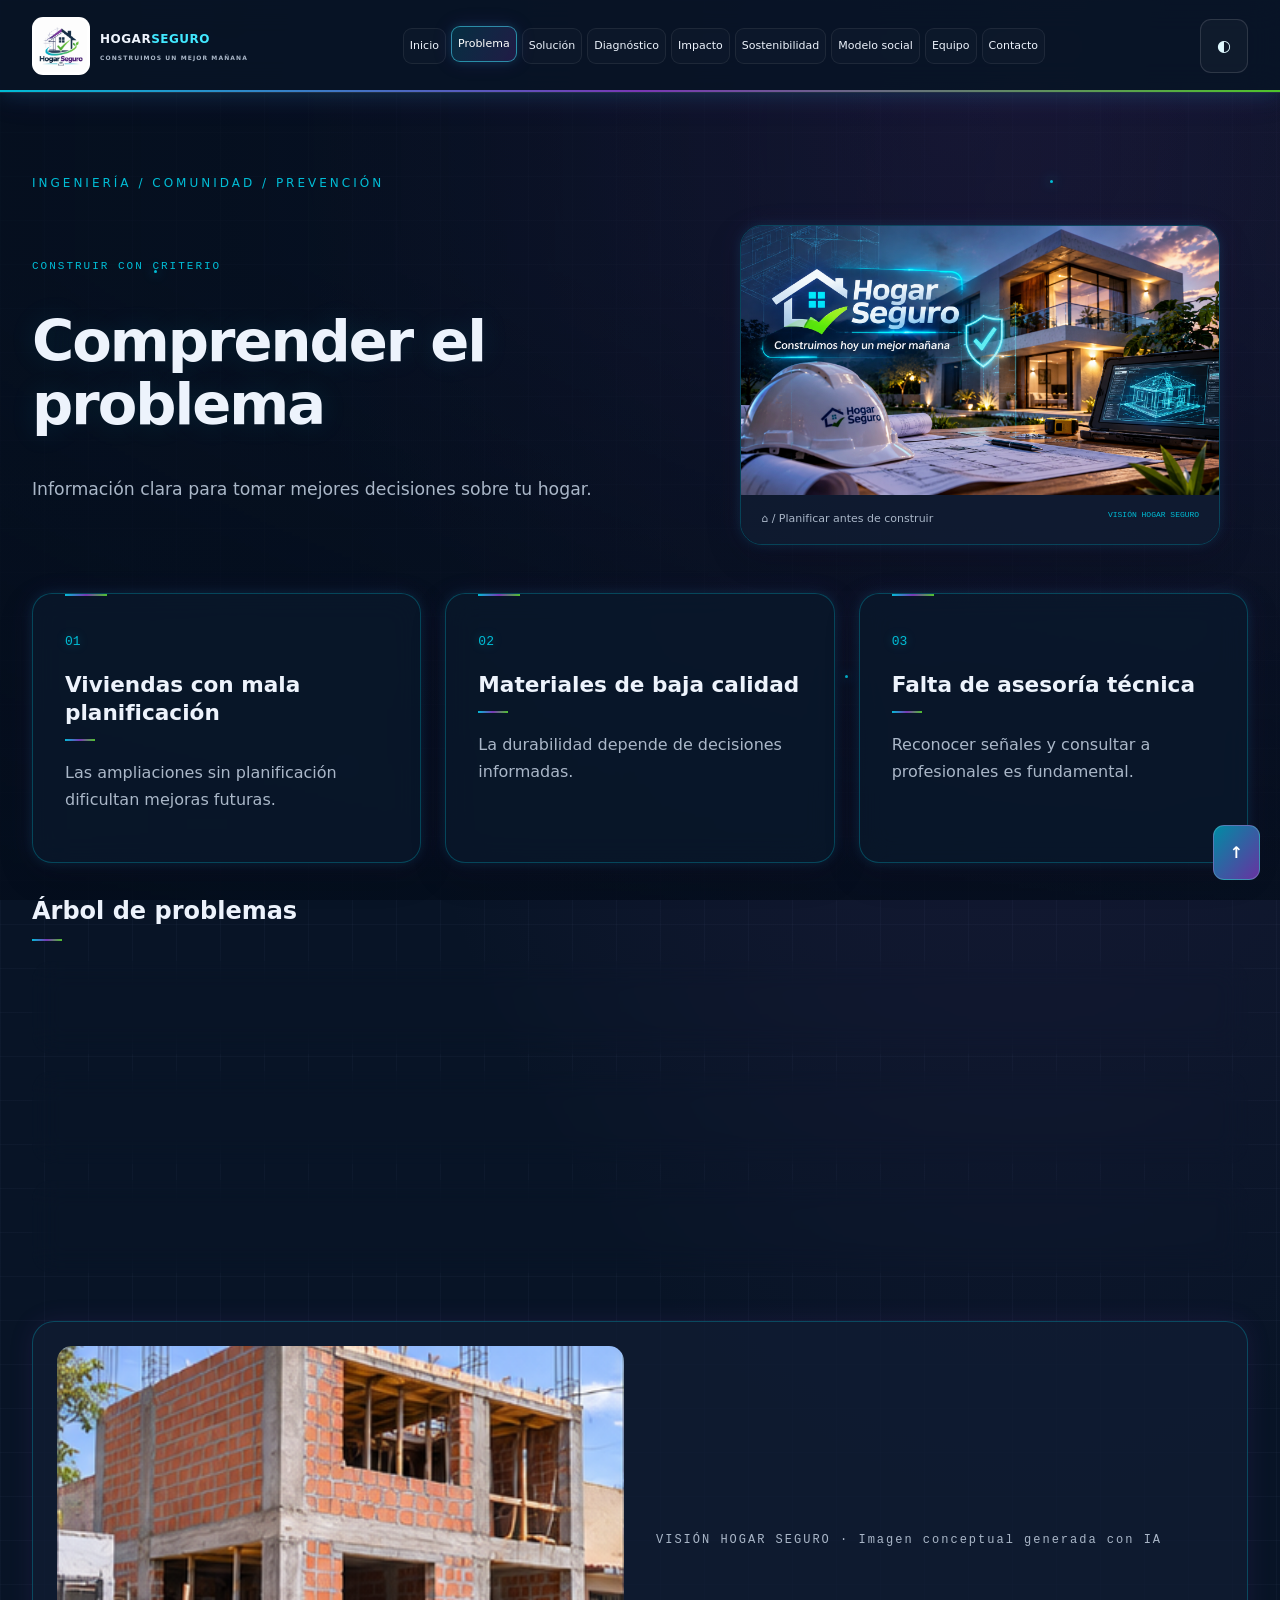
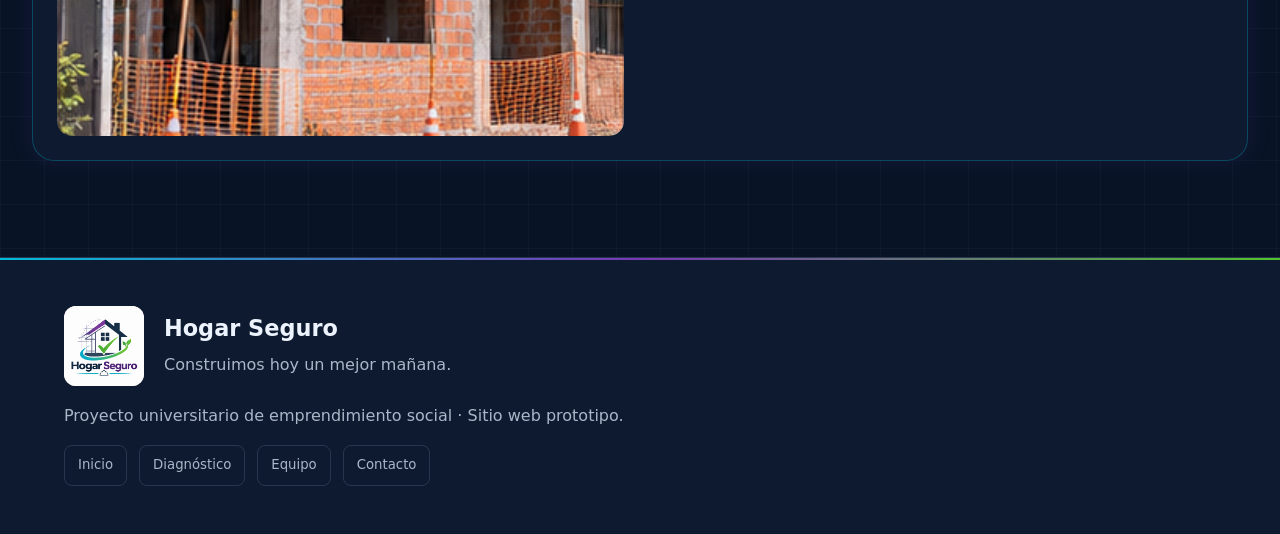
<file: problema.html>
<!doctype html><html lang="es"><head><meta charset="utf-8"><meta name="viewport" content="width=device-width,initial-scale=1"><title>Problema · Hogar Seguro</title><link rel="stylesheet" href="css/global.css"><link rel="stylesheet" href="css/problema.css"><script defer src="js/global.js"></script><script defer src="js/problema.js"></script><link rel="icon" href="assets/icons/house.svg" type="image/svg+xml"></head><body><video autoplay muted loop playsinline preload="metadata" id="bg-video" aria-hidden="true" tabindex="-1" disablepictureinpicture><source src="assets/video/No%20Copyright%20Background%20Video%20Nature%20Sunset%20Beach%20(No%20Sound%2C%20No%20Music)%20Free%20Stock%20Footage.mp4" type="video/mp4"></video><div class="ambient" aria-hidden="true"><i></i><i></i><i></i><i></i></div><div id="reading"></div><header><a href="index.html" class="brand"><img src="assets/img/logo-hogar-seguro.png" alt="Hogar Seguro" width="60" height="60"><span>HOGAR<span class="brand-accent">SEGURO</span><small>CONSTRUIMOS UN MEJOR MAÑANA</small></span></a><button aria-controls="navigation" id="menu" aria-expanded="false" aria-label="Abrir menú">☰</button><nav id="navigation" aria-label="Navegación principal"><a href="index.html">Inicio</a><a href="problema.html">Problema</a><a href="solucion.html">Solución</a><a href="diagnostico.html">Diagnóstico</a><a href="impacto.html">Impacto</a><a href="sostenible.html">Sostenibilidad</a><a href="negocio.html">Modelo social</a><a href="equipo.html">Equipo</a><a href="contacto.html">Contacto</a></nav><button id="theme" aria-label="Cambiar tema">◐</button></header><main><p class="eyebrow">INGENIERÍA / COMUNIDAD / PREVENCIÓN</p><div class="page-intro"><div><p class="hero-kicker">CONSTRUIR CON CRITERIO</p><h1>Comprender el problema</h1><p class="intro-note">Información clara para tomar mejores decisiones sobre tu hogar.</p></div><figure class="section-visual"><img src="assets/img/hero-hogar-seguro.png" alt="Hogar Seguro: vivienda moderna, planos arquitectónicos y herramientas de construcción. Construimos hoy un mejor mañana." width="1672" height="941"><figcaption><span>⌂ / Planificar antes de construir</span><small>VISIÓN HOGAR SEGURO</small></figcaption></figure></div><div class="cards"><article class="card"><span class="avatar">01</span><h2>Viviendas con mala planificación</h2><p>Las ampliaciones sin planificación dificultan mejoras futuras.</p></article><article class="card"><span class="avatar">02</span><h2>Materiales de baja calidad</h2><p>La durabilidad depende de decisiones informadas.</p></article><article class="card"><span class="avatar">03</span><h2>Falta de asesoría técnica</h2><p>Reconocer señales y consultar a profesionales es fundamental.</p></article></div><h2>Árbol de problemas</h2><details class="card"><summary>Causas</summary><p>Presupuesto limitado e información insuficiente.</p></details><details class="card"><summary>Problema central</summary><p>Mejoras sin orientación técnica.</p></details><details class="card"><summary>Efectos</summary><p>Gastos evitables, menor confort y posibles riesgos.</p></details><figure class="generated-feature"><img src="assets/img/generated/scene-1.png" alt="Vivienda de ladrillo en construcción: imagen conceptual generada con IA" loading="lazy" width="640" height="640"><figcaption>VISIÓN HOGAR SEGURO · Imagen conceptual generada con IA</figcaption></figure></main><footer><div class="footer-brand"><img src="assets/img/logo-hogar-seguro.png" alt="Hogar Seguro" width="80" height="80"><div><strong>Hogar Seguro</strong><p>Construimos hoy un mejor mañana.</p></div></div><p>Proyecto universitario de emprendimiento social · Sitio web prototipo.</p><nav aria-label="Enlaces del pie"><a href="index.html">Inicio</a><a href="diagnostico.html">Diagnóstico</a><a href="equipo.html">Equipo</a><a href="contacto.html">Contacto</a></nav></footer><button id="top" aria-label="Volver arriba">↑</button></body></html>
</file>
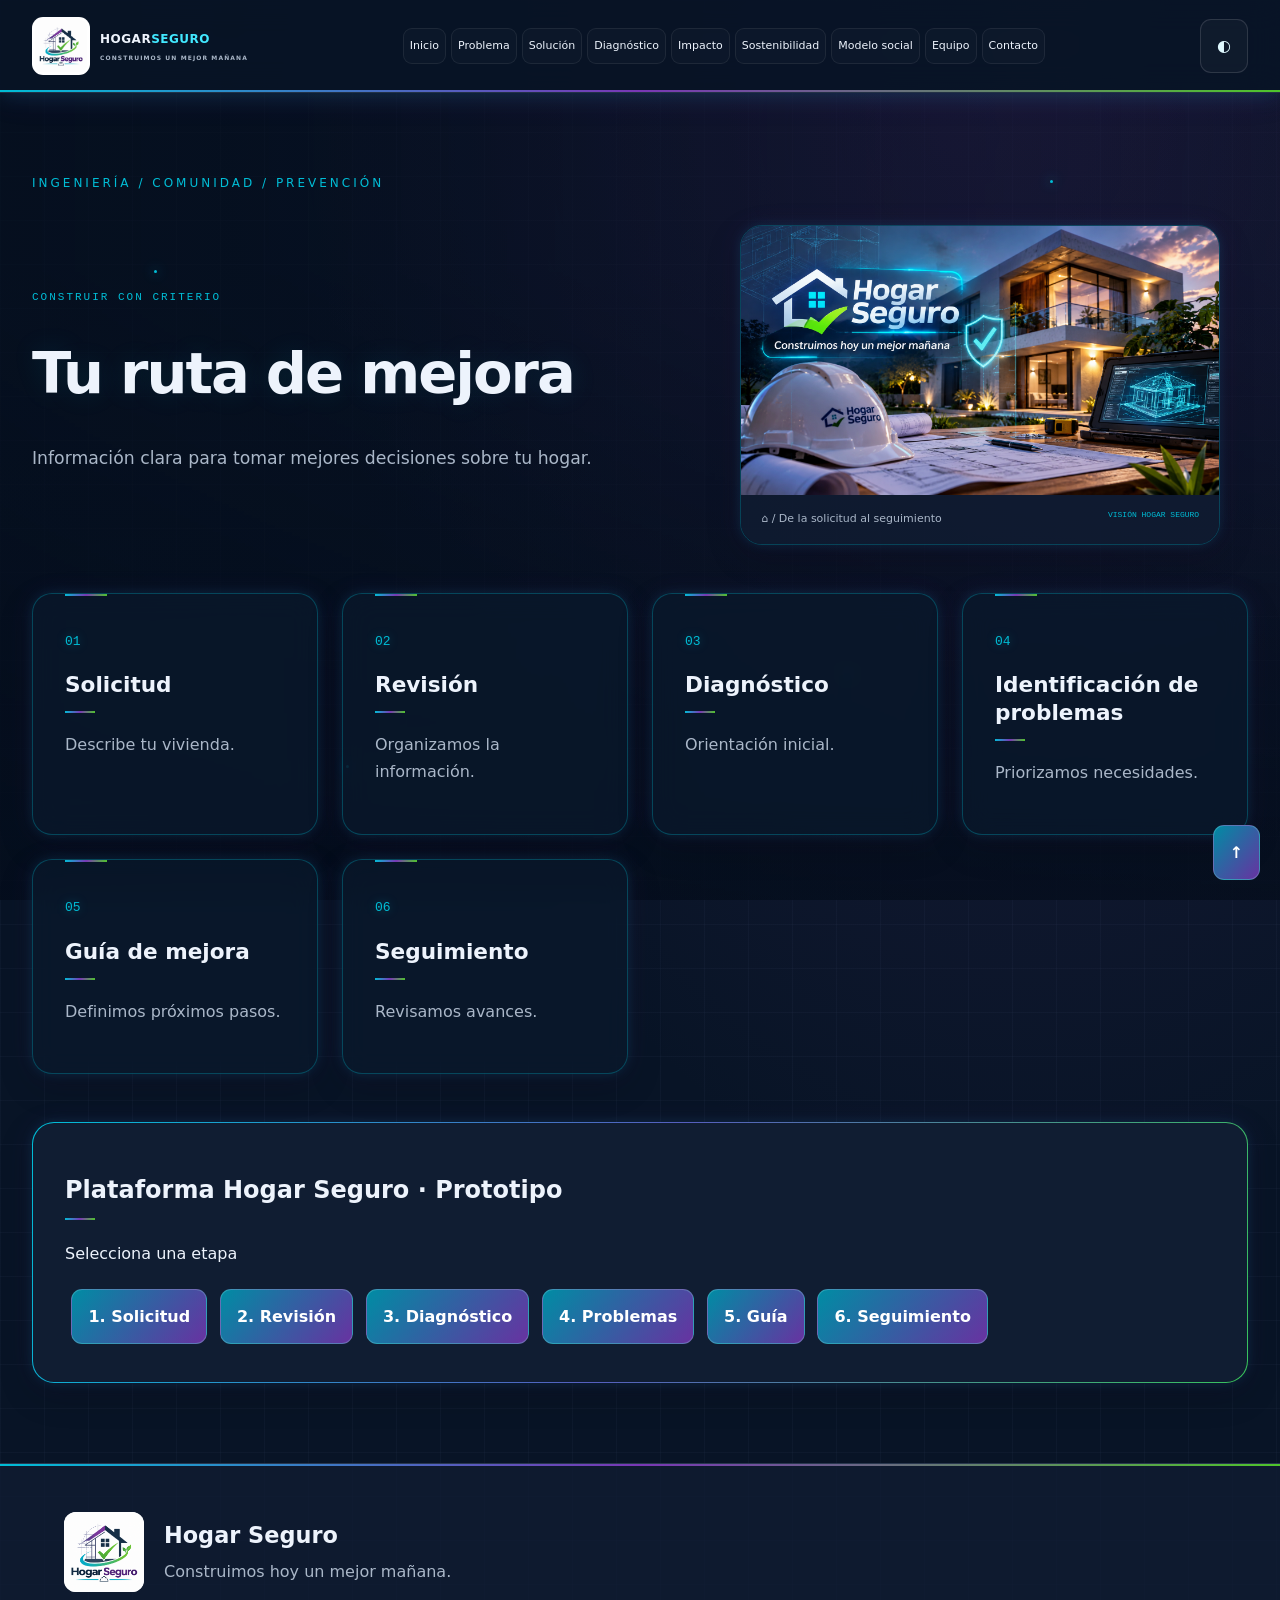
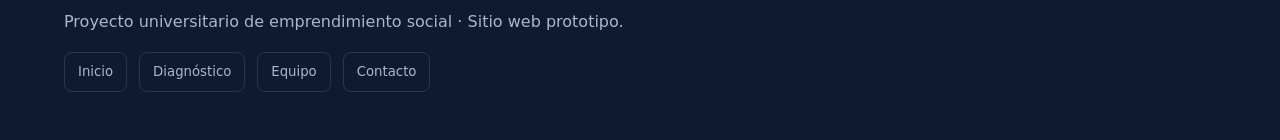
<file: prototipo.html>
<!doctype html><html lang="es"><head><meta charset="utf-8"><meta name="viewport" content="width=device-width,initial-scale=1"><title>Prototipo · Hogar Seguro</title><link rel="stylesheet" href="css/global.css"><link rel="stylesheet" href="css/prototipo.css"><script defer src="js/global.js"></script><script defer src="js/prototipo.js"></script><link rel="icon" href="assets/icons/house.svg" type="image/svg+xml"></head><body><video autoplay muted loop playsinline preload="metadata" id="bg-video" aria-hidden="true" tabindex="-1" disablepictureinpicture><source src="assets/video/Blackout%20anime%20girl%20wallpaper%204k.mp4" type="video/mp4"></video><div class="ambient" aria-hidden="true"><i></i><i></i><i></i><i></i></div><div id="reading"></div><header><a href="index.html" class="brand"><img src="assets/img/logo-hogar-seguro.png" alt="Hogar Seguro" width="60" height="60"><span>HOGAR<span class="brand-accent">SEGURO</span><small>CONSTRUIMOS UN MEJOR MAÑANA</small></span></a><button aria-controls="navigation" id="menu" aria-expanded="false" aria-label="Abrir menú">☰</button><nav id="navigation" aria-label="Navegación principal"><a href="index.html">Inicio</a><a href="problema.html">Problema</a><a href="solucion.html">Solución</a><a href="diagnostico.html">Diagnóstico</a><a href="impacto.html">Impacto</a><a href="sostenible.html">Sostenibilidad</a><a href="negocio.html">Modelo social</a><a href="equipo.html">Equipo</a><a href="contacto.html">Contacto</a></nav><button id="theme" aria-label="Cambiar tema">◐</button></header><main><p class="eyebrow">INGENIERÍA / COMUNIDAD / PREVENCIÓN</p><div class="page-intro"><div><p class="hero-kicker">CONSTRUIR CON CRITERIO</p><h1>Tu ruta de mejora</h1><p class="intro-note">Información clara para tomar mejores decisiones sobre tu hogar.</p></div><figure class="section-visual"><img src="assets/img/hero-hogar-seguro.png" alt="Hogar Seguro: vivienda moderna, planos arquitectónicos y herramientas de construcción. Construimos hoy un mejor mañana." width="1672" height="941"><figcaption><span>⌂ / De la solicitud al seguimiento</span><small>VISIÓN HOGAR SEGURO</small></figcaption></figure></div><div class="cards"><article class="card"><span class="avatar">01</span><h2>Solicitud</h2><p>Describe tu vivienda.</p></article><article class="card"><span class="avatar">02</span><h2>Revisión</h2><p>Organizamos la información.</p></article><article class="card"><span class="avatar">03</span><h2>Diagnóstico</h2><p>Orientación inicial.</p></article><article class="card"><span class="avatar">04</span><h2>Identificación de problemas</h2><p>Priorizamos necesidades.</p></article><article class="card"><span class="avatar">05</span><h2>Guía de mejora</h2><p>Definimos próximos pasos.</p></article><article class="card"><span class="avatar">06</span><h2>Seguimiento</h2><p>Revisamos avances.</p></article></div><div class="platform"><h2>Plataforma Hogar Seguro · Prototipo</h2><p id="stage">Selecciona una etapa</p><button data-stage="0">1. Solicitud</button><button data-stage="1">2. Revisión</button><button data-stage="2">3. Diagnóstico</button><button data-stage="3">4. Problemas</button><button data-stage="4">5. Guía</button><button data-stage="5">6. Seguimiento</button></div></main><footer><div class="footer-brand"><img src="assets/img/logo-hogar-seguro.png" alt="Hogar Seguro" width="80" height="80"><div><strong>Hogar Seguro</strong><p>Construimos hoy un mejor mañana.</p></div></div><p>Proyecto universitario de emprendimiento social · Sitio web prototipo.</p><nav aria-label="Enlaces del pie"><a href="index.html">Inicio</a><a href="diagnostico.html">Diagnóstico</a><a href="equipo.html">Equipo</a><a href="contacto.html">Contacto</a></nav></footer><button id="top" aria-label="Volver arriba">↑</button></body></html>
</file>
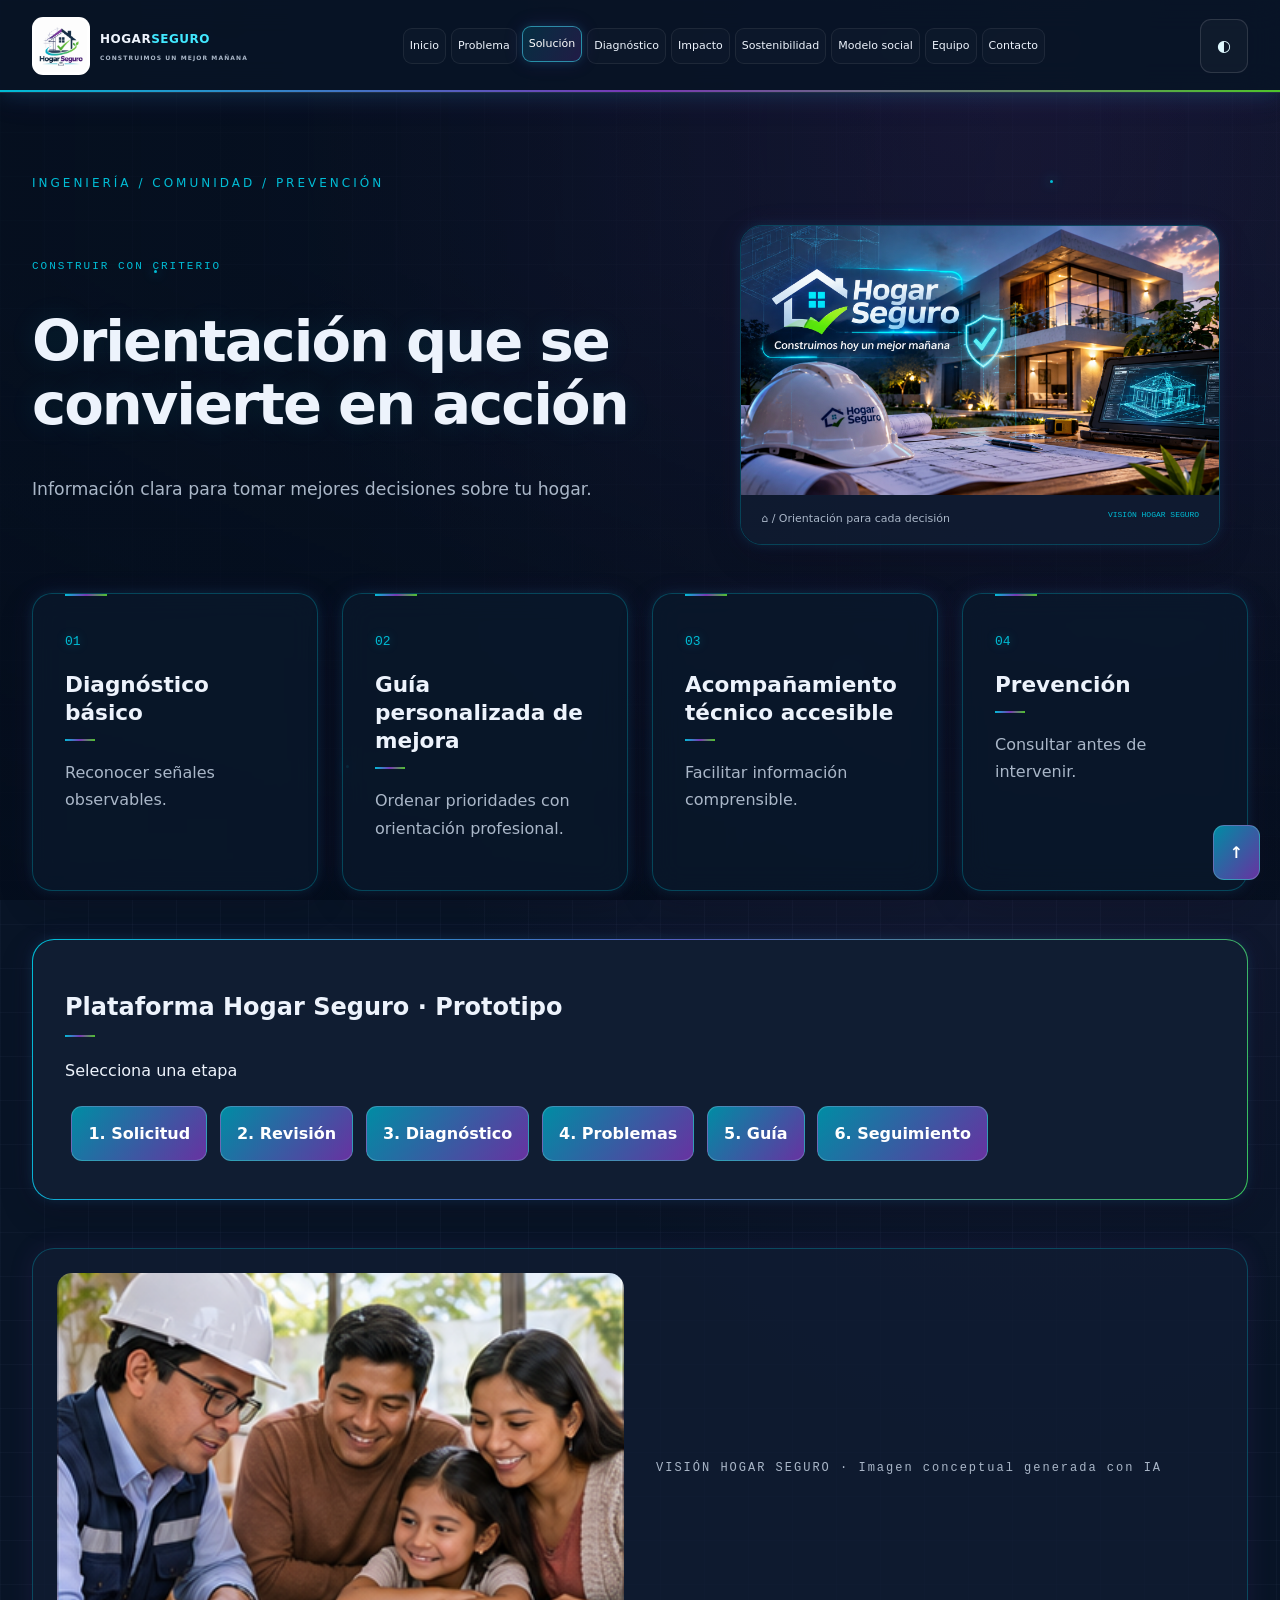
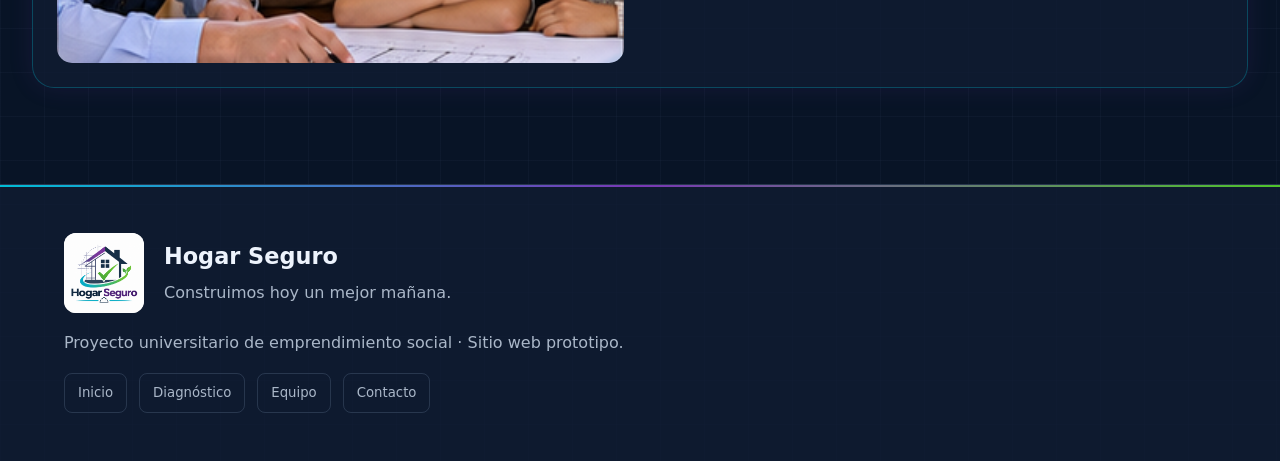
<file: solucion.html>
<!doctype html><html lang="es"><head><meta charset="utf-8"><meta name="viewport" content="width=device-width,initial-scale=1"><title>Solución · Hogar Seguro</title><link rel="stylesheet" href="css/global.css"><link rel="stylesheet" href="css/solucion.css"><script defer src="js/global.js"></script><script defer src="js/solucion.js"></script><link rel="icon" href="assets/icons/house.svg" type="image/svg+xml"></head><body><video autoplay muted loop playsinline preload="metadata" id="bg-video" aria-hidden="true" tabindex="-1" disablepictureinpicture><source src="assets/video/No%20Copyright%20Background%20Video%20Nature%20Sunset%20Beach%20(No%20Sound%2C%20No%20Music)%20Free%20Stock%20Footage.mp4" type="video/mp4"></video><div class="ambient" aria-hidden="true"><i></i><i></i><i></i><i></i></div><div id="reading"></div><header><a href="index.html" class="brand"><img src="assets/img/logo-hogar-seguro.png" alt="Hogar Seguro" width="60" height="60"><span>HOGAR<span class="brand-accent">SEGURO</span><small>CONSTRUIMOS UN MEJOR MAÑANA</small></span></a><button aria-controls="navigation" id="menu" aria-expanded="false" aria-label="Abrir menú">☰</button><nav id="navigation" aria-label="Navegación principal"><a href="index.html">Inicio</a><a href="problema.html">Problema</a><a href="solucion.html">Solución</a><a href="diagnostico.html">Diagnóstico</a><a href="impacto.html">Impacto</a><a href="sostenible.html">Sostenibilidad</a><a href="negocio.html">Modelo social</a><a href="equipo.html">Equipo</a><a href="contacto.html">Contacto</a></nav><button id="theme" aria-label="Cambiar tema">◐</button></header><main><p class="eyebrow">INGENIERÍA / COMUNIDAD / PREVENCIÓN</p><div class="page-intro"><div><p class="hero-kicker">CONSTRUIR CON CRITERIO</p><h1>Orientación que se convierte en acción</h1><p class="intro-note">Información clara para tomar mejores decisiones sobre tu hogar.</p></div><figure class="section-visual"><img src="assets/img/hero-hogar-seguro.png" alt="Hogar Seguro: vivienda moderna, planos arquitectónicos y herramientas de construcción. Construimos hoy un mejor mañana." width="1672" height="941"><figcaption><span>⌂ / Orientación para cada decisión</span><small>VISIÓN HOGAR SEGURO</small></figcaption></figure></div><div class="cards"><article class="card"><span class="avatar">01</span><h2>Diagnóstico básico</h2><p>Reconocer señales observables.</p></article><article class="card"><span class="avatar">02</span><h2>Guía personalizada de mejora</h2><p>Ordenar prioridades con orientación profesional.</p></article><article class="card"><span class="avatar">03</span><h2>Acompañamiento técnico accesible</h2><p>Facilitar información comprensible.</p></article><article class="card"><span class="avatar">04</span><h2>Prevención</h2><p>Consultar antes de intervenir.</p></article></div><div class="platform"><h2>Plataforma Hogar Seguro · Prototipo</h2><p id="stage">Selecciona una etapa</p><button data-stage="0">1. Solicitud</button><button data-stage="1">2. Revisión</button><button data-stage="2">3. Diagnóstico</button><button data-stage="3">4. Problemas</button><button data-stage="4">5. Guía</button><button data-stage="5">6. Seguimiento</button></div><figure class="generated-feature"><img src="assets/img/generated/scene-2.png" alt="Orientación de ingeniería a una familia con planos: imagen conceptual generada con IA" loading="lazy" width="640" height="640"><figcaption>VISIÓN HOGAR SEGURO · Imagen conceptual generada con IA</figcaption></figure></main><footer><div class="footer-brand"><img src="assets/img/logo-hogar-seguro.png" alt="Hogar Seguro" width="80" height="80"><div><strong>Hogar Seguro</strong><p>Construimos hoy un mejor mañana.</p></div></div><p>Proyecto universitario de emprendimiento social · Sitio web prototipo.</p><nav aria-label="Enlaces del pie"><a href="index.html">Inicio</a><a href="diagnostico.html">Diagnóstico</a><a href="equipo.html">Equipo</a><a href="contacto.html">Contacto</a></nav></footer><button id="top" aria-label="Volver arriba">↑</button></body></html>
</file>
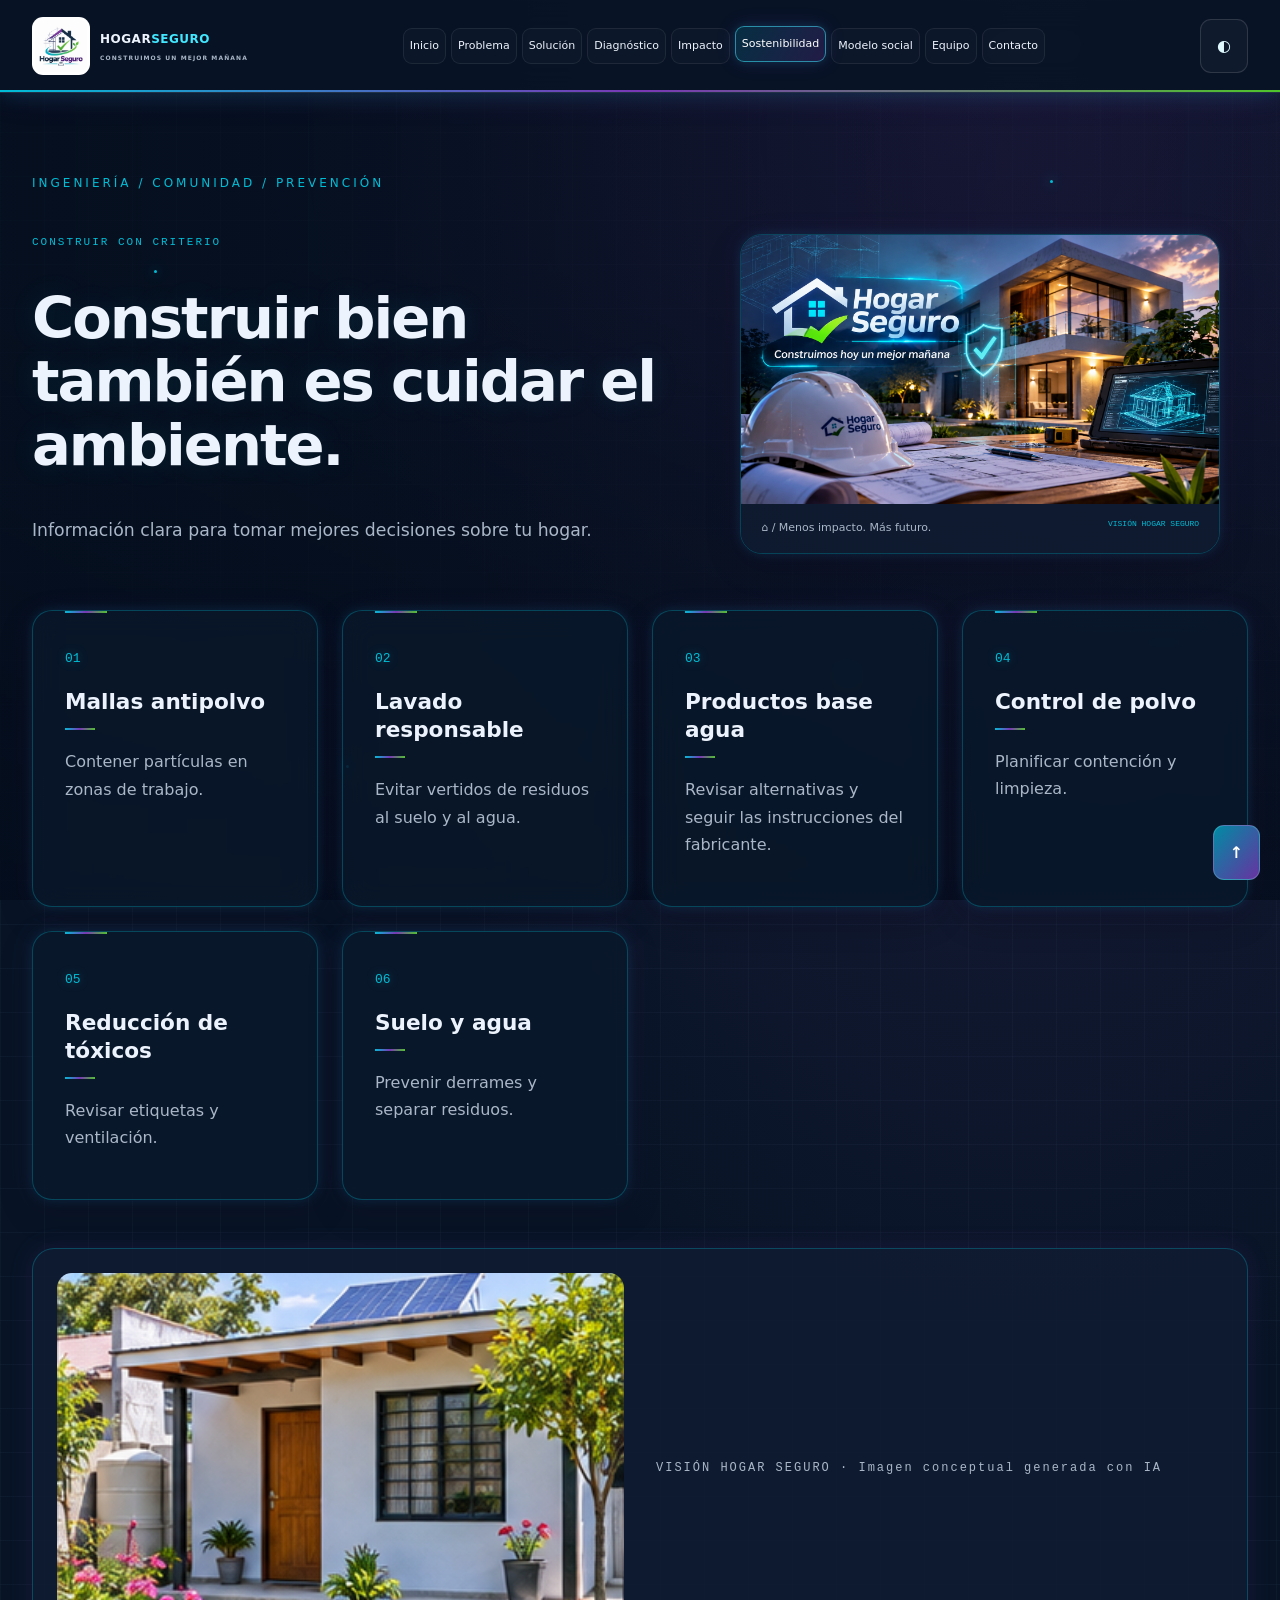
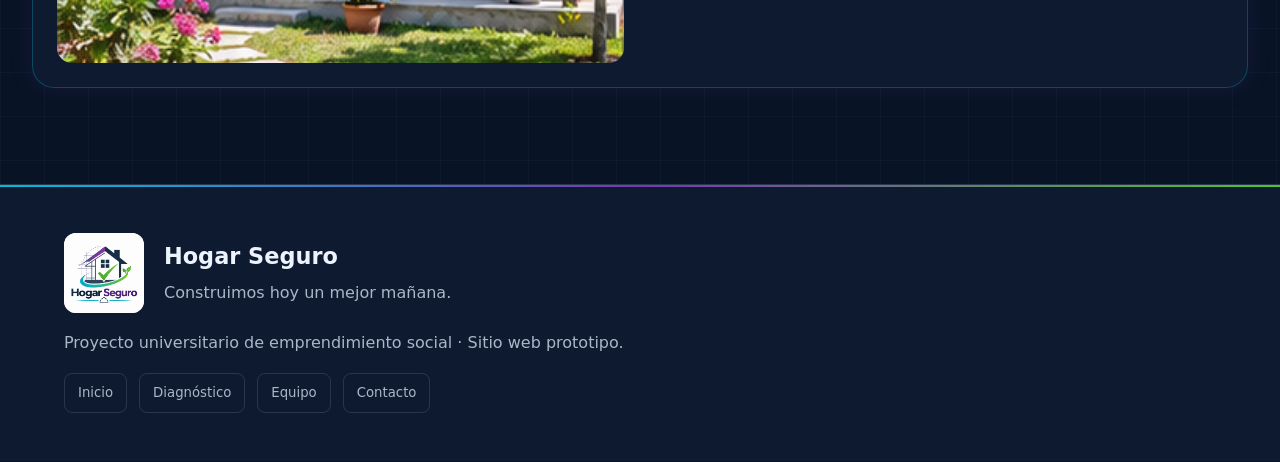
<file: sostenible.html>
<!doctype html><html lang="es"><head><meta charset="utf-8"><meta name="viewport" content="width=device-width,initial-scale=1"><title>Sostenibilidad · Hogar Seguro</title><link rel="stylesheet" href="css/global.css"><link rel="stylesheet" href="css/sostenible.css"><script defer src="js/global.js"></script><script defer src="js/sostenible.js"></script><link rel="icon" href="assets/icons/house.svg" type="image/svg+xml"></head><body><video autoplay muted loop playsinline preload="metadata" id="bg-video" aria-hidden="true" tabindex="-1" disablepictureinpicture><source src="assets/video/No%20Copyright%20Background%20Video%20Nature%20Sunset%20Beach%20(No%20Sound%2C%20No%20Music)%20Free%20Stock%20Footage.mp4" type="video/mp4"></video><div class="ambient" aria-hidden="true"><i></i><i></i><i></i><i></i></div><div id="reading"></div><header><a href="index.html" class="brand"><img src="assets/img/logo-hogar-seguro.png" alt="Hogar Seguro" width="60" height="60"><span>HOGAR<span class="brand-accent">SEGURO</span><small>CONSTRUIMOS UN MEJOR MAÑANA</small></span></a><button aria-controls="navigation" id="menu" aria-expanded="false" aria-label="Abrir menú">☰</button><nav id="navigation" aria-label="Navegación principal"><a href="index.html">Inicio</a><a href="problema.html">Problema</a><a href="solucion.html">Solución</a><a href="diagnostico.html">Diagnóstico</a><a href="impacto.html">Impacto</a><a href="sostenible.html">Sostenibilidad</a><a href="negocio.html">Modelo social</a><a href="equipo.html">Equipo</a><a href="contacto.html">Contacto</a></nav><button id="theme" aria-label="Cambiar tema">◐</button></header><main><p class="eyebrow">INGENIERÍA / COMUNIDAD / PREVENCIÓN</p><div class="page-intro"><div><p class="hero-kicker">CONSTRUIR CON CRITERIO</p><h1>Construir bien también es cuidar el ambiente.</h1><p class="intro-note">Información clara para tomar mejores decisiones sobre tu hogar.</p></div><figure class="section-visual"><img src="assets/img/hero-hogar-seguro.png" alt="Hogar Seguro: vivienda moderna, planos arquitectónicos y herramientas de construcción. Construimos hoy un mejor mañana." width="1672" height="941"><figcaption><span>⌂ / Menos impacto. Más futuro.</span><small>VISIÓN HOGAR SEGURO</small></figcaption></figure></div><div class="cards"><article class="card"><span class="avatar">01</span><h2>Mallas antipolvo</h2><p>Contener partículas en zonas de trabajo.</p></article><article class="card"><span class="avatar">02</span><h2>Lavado responsable</h2><p>Evitar vertidos de residuos al suelo y al agua.</p></article><article class="card"><span class="avatar">03</span><h2>Productos base agua</h2><p>Revisar alternativas y seguir las instrucciones del fabricante.</p></article><article class="card"><span class="avatar">04</span><h2>Control de polvo</h2><p>Planificar contención y limpieza.</p></article><article class="card"><span class="avatar">05</span><h2>Reducción de tóxicos</h2><p>Revisar etiquetas y ventilación.</p></article><article class="card"><span class="avatar">06</span><h2>Suelo y agua</h2><p>Prevenir derrames y separar residuos.</p></article></div><figure class="generated-feature"><img src="assets/img/generated/scene-4.png" alt="Vivienda sostenible rodeada de vegetación: imagen conceptual generada con IA" loading="lazy" width="640" height="640"><figcaption>VISIÓN HOGAR SEGURO · Imagen conceptual generada con IA</figcaption></figure></main><footer><div class="footer-brand"><img src="assets/img/logo-hogar-seguro.png" alt="Hogar Seguro" width="80" height="80"><div><strong>Hogar Seguro</strong><p>Construimos hoy un mejor mañana.</p></div></div><p>Proyecto universitario de emprendimiento social · Sitio web prototipo.</p><nav aria-label="Enlaces del pie"><a href="index.html">Inicio</a><a href="diagnostico.html">Diagnóstico</a><a href="equipo.html">Equipo</a><a href="contacto.html">Contacto</a></nav></footer><button id="top" aria-label="Volver arriba">↑</button></body></html>
</file>
<file: css/global.css>
*{box-sizing:border-box}html{scroll-behavior:smooth}body{--bg:#09111f;--panel:#152236dc;--text:#edf3fc;--line:#34465f;margin:0;background:radial-gradient(ellipse at 80% 0,#623a8640,transparent 50%),linear-gradient(#30405a22 1px,transparent 1px),linear-gradient(90deg,#30405a22 1px,transparent 1px),var(--bg);background-size:auto,44px 44px,44px 44px,auto;color:var(--text);font:16px/1.7 system-ui}body.light{--bg:#edf3f7;--panel:#ffffffdc;--text:#18283c;--line:#bccbd8}a{color:inherit;text-decoration:none}header{padding:1.3rem 3%;display:flex;align-items:center;gap:1rem;background:var(--panel);backdrop-filter:blur(16px);border-bottom:1px solid var(--line)}.brand{font-weight:900;white-space:nowrap}nav{display:flex;flex-wrap:wrap;gap:1rem;justify-content:center;font-size:.83rem;flex:1}nav a:hover,nav a[aria-current]{color:#36b9ad}button,.button{background:#58dace;color:#092027;border:0;padding:.8rem 1rem;border-radius:9px;cursor:pointer;font:inherit;font-weight:650}.button{display:inline-block;margin:2rem 0}#menu{display:none}main{max-width:1200px;margin:auto;padding:5rem 2rem;min-height:75vh}h1{font-size:clamp(2.4rem,5vw,4.7rem);line-height:1.1;letter-spacing:-2px;max-width:1000px}h2{line-height:1.3}.eyebrow{letter-spacing:3px;font-size:.75rem}.cards{display:grid;grid-template-columns:repeat(auto-fit,minmax(260px,1fr));gap:1.5rem}.card,.platform,#result{padding:2rem;border:1px solid var(--line);background:var(--panel);backdrop-filter:blur(14px);border-radius:20px;transition:.3s}.card:hover{transform:translateY(-5px);box-shadow:0 10px 35px #44d7d51a}.avatar{color:var(--page);font-family:monospace}details{margin:1rem 0}summary{cursor:pointer}.platform button{margin:.4rem}.platform{margin-top:3rem}label{display:block;margin:1.4rem 0}input,textarea,select{display:block;width:100%;padding:.9rem;font:inherit;background:var(--bg);color:var(--text);border:1px solid var(--line);border-radius:10px}footer{padding:3rem 5%;background:var(--panel);border-top:1px solid var(--line)}#top{position:fixed;bottom:20px;right:20px}#reading{height:3px;position:fixed;top:0;left:0;background:linear-gradient(90deg,#48ddce,#bd8aff);z-index:20}:focus-visible{outline:3px solid #409fba;outline-offset:4px}.animate{animation:appear .6s both;animation-delay:var(--delay,0ms)}@keyframes appear{from{opacity:0;transform:translateY(15px)}to{opacity:1;transform:translateY(0)}}@media(max-width:1150px){#menu{display:block;margin-left:auto}nav{display:none}nav.open{display:flex;position:absolute;top:85px;left:0;right:0;background:var(--bg);padding:2rem;z-index:10}header{position:relative}}@media(max-width:600px){main{padding:3rem 1.2rem}.cards{grid-template-columns:1fr}h1{letter-spacing:-1px}}@media(prefers-reduced-motion:reduce){*{animation:none!important;transition:none!important;scroll-behavior:auto!important}}/* Identidad Hogar Seguro — mejoras compartidas */
:root{--bg-dark:#081426;--bg-secondary:#101d32;--navy:#102942;--purple:#7937b5;--purple-light:#a65cff;--cyan:#00bdd6;--cyan-light:#42e8ff;--green:#4fc52b;--green-light:#7cff55;--text-muted:#aab7c8;--rgb:linear-gradient(110deg,var(--cyan),var(--purple),var(--green))}body{--bg:var(--bg-dark);--panel:rgba(16,29,50,.82);--line:rgba(154,183,215,.18);--page:var(--cyan)!important;isolation:isolate;padding-top:105px;overflow-x:hidden;background-color:var(--bg)}body::before{content:'';position:fixed;inset:0;background:radial-gradient(ellipse at 75% 15%,#7937b51f,transparent 50%),linear-gradient(#051020b8,#051020e8);z-index:-2;pointer-events:none}#bg-video{position:fixed;inset:0;width:100%;height:100%;object-fit:cover;z-index:-3;pointer-events:none}body.light::before{background:linear-gradient(#edf3f7dc,#edf3f7ef)}header{position:fixed;top:0;left:0;right:0;z-index:50;background:rgba(8,20,38,.91);padding:17px 2.5%;transition:padding .3s;box-shadow:0 10px 35px #0003;color:#edf3fc}header::after,footer::before{content:'';position:absolute;bottom:0;left:0;right:0;height:2px;background:var(--rgb)}header.scrolled{padding-block:10px}.brand{display:flex;align-items:center;gap:10px;font-size:15px;letter-spacing:.5px}.brand img{height:58px;width:58px;object-fit:contain;background:white;border-radius:11px;padding:3px;transition:box-shadow .3s}.brand:hover img{box-shadow:0 0 14px #7937b566,0 0 22px #00bdd644,0 0 30px #4fc52b22}.brand-accent{color:#42e8ff}.brand small{display:block;font-size:7px;letter-spacing:1.1px;color:#aab7c8;margin-top:3px}header nav{gap:5px;flex-wrap:nowrap}header nav a{padding:9px 9px;white-space:nowrap;border:1px solid #ffffff12;background:#ffffff05;border-radius:9px;transition:all .3s;font-size:12px}header nav a:hover,header nav a.active{color:#fff;border-color:#00bdd67a;background:#00bdd612;transform:translateY(-2px);box-shadow:0 0 10px #00bdd62d,0 0 20px #7937b527}header nav a.active{background:linear-gradient(120deg,#00bdd62b,#7937b53b);border-color:#42e8ff88}#theme,#menu{min-width:44px;min-height:44px;background:#ffffff08;color:#dff9ff;border:1px solid #ffffff20}main{padding-top:3.5rem;max-width:1320px}.eyebrow{color:var(--cyan)!important;letter-spacing:3px}.hero{display:grid;grid-template-columns:1.15fr 1fr;gap:3rem;align-items:center;min-height:560px}.hero h1{font-size:clamp(3.8rem,7.5vw,7rem);margin:1rem 0;letter-spacing:-4px}.hero h1 span{background:linear-gradient(100deg,#42e8ff,#b68ae3);background-clip:text;color:transparent}.hero h2{font-size:1.45rem;font-weight:500;letter-spacing:-.4px}.hero-description,.intro-note{color:var(--text-muted);max-width:620px;font-size:1.08rem}.hero-kicker{font:11px monospace;letter-spacing:2px;color:var(--cyan)}.hero-note{font:10px monospace;letter-spacing:1px;color:var(--text-muted);margin-top:2rem}.hero-actions{display:flex;flex-wrap:wrap;gap:12px;margin-top:2rem}.btn-primary,.btn-secondary,.btn-neon,.button,button{display:inline-flex;align-items:center;justify-content:center;gap:12px;min-height:46px;border-radius:11px;transition:transform .25s,box-shadow .25s,background .25s}.btn-primary,.button,button{background:linear-gradient(130deg,#008ca4,#6832a1);color:white;border:1px solid #8edee44a;font-weight:650}.btn-primary,.btn-secondary{padding:14px 19px;font-size:11px;letter-spacing:.7px}.btn-secondary{background:#ffffff05;border:1px solid var(--line)}.btn-neon{background:linear-gradient(130deg,#008ca4,#6832a1) padding-box,var(--rgb) border-box;border:2px solid transparent;box-shadow:0 0 20px #00bdd622;animation:breathe 5s ease-in-out infinite}.btn-primary:hover,.btn-secondary:hover,button:hover,.button:hover{transform:translateY(-2px);box-shadow:0 0 12px #00bdd63d,0 0 25px #7937b52e}button:disabled{opacity:.45;cursor:default;transform:none}.section-visual{margin:0;position:relative;border:1px solid #00bdd644;border-radius:22px;overflow:hidden;box-shadow:0 20px 70px #0004}.section-visual img{display:block;width:100%;height:auto}.section-visual figcaption{display:flex;justify-content:space-between;gap:1rem;padding:15px 20px;background:var(--panel);font-size:11px;color:var(--text-muted)}.section-visual small{font:8px monospace;color:var(--cyan)}.page-intro{display:grid;grid-template-columns:1.3fr 1fr;align-items:center;gap:3rem;margin:2rem 0 3rem}.page-intro h1{font-size:clamp(2.4rem,4.5vw,4.5rem)}.page-intro .section-visual{max-width:480px}.card{position:relative;background:rgba(10,25,45,.72);box-shadow:0 10px 30px #0003;border-color:#ffffff14;padding:2rem;overflow:hidden}.card::before{content:'';position:absolute;top:0;left:2rem;width:42px;height:2px;background:var(--rgb);transition:width .4s}.card:hover::before{width:70%}.card:hover{transform:translateY(-7px);border-color:#00bdd677;box-shadow:0 0 15px #00bdd625,0 0 35px #7937b522}.card h2{font-size:1.35rem}.card p{color:var(--text-muted)}.card .avatar{display:inline-block;font-size:13px;color:var(--cyan)}h2::after{content:'';display:block;width:30px;height:2px;background:var(--rgb);margin-top:12px}.hero h2::after{display:none}.cards>a{background:var(--panel);border:1px solid var(--line);padding:1.25rem;border-radius:12px;transition:.3s}.cards>a:hover{border-color:var(--cyan);transform:translateY(-3px)}footer{position:relative;padding:3rem max(5%,calc((100vw - 1256px)/2));color:var(--text-muted)}footer::before{top:0;bottom:auto}.footer-brand{display:flex;align-items:center;gap:20px}.footer-brand img,.team-logo{object-fit:contain;background:white;border-radius:12px}.footer-brand strong{color:var(--text);font-size:1.4rem}.footer-brand p{margin:4px 0}footer nav{display:flex;justify-content:flex-start;gap:12px;flex-wrap:wrap}footer nav a{padding:8px 13px;border:1px solid var(--line);border-radius:8px}.team-logo{width:100px;padding:6px}.platform,#quiz,#result{border:1px solid transparent;background:linear-gradient(var(--bg-secondary),var(--bg-secondary)) padding-box,var(--rgb) border-box;padding:2rem;border-radius:22px}#quiz{max-width:820px;margin:2rem auto}progress{height:9px;border:0;border-radius:20px;overflow:hidden}progress::-webkit-progress-bar{background:#ffffff12}progress::-webkit-progress-value{background:var(--rgb);transition:width .4s}#answers label{cursor:pointer;transition:.3s;background:#ffffff03}#answers label:has(input:checked){border-color:var(--cyan);background:#00bdd615;box-shadow:0 0 12px #00bdd615}#answers input{accent-color:var(--cyan)}#result:not([hidden]){animation:appear .65s both}#result[data-level='0']{box-shadow:0 0 25px #4fc52b28}#result[data-level='1']{box-shadow:0 0 25px #e7c94528}#result[data-level='2']{box-shadow:0 0 25px #f59d3828}#result[data-level='3']{box-shadow:0 0 25px #fa646428}input:focus,textarea:focus,select:focus{outline:1px solid var(--cyan);box-shadow:0 0 15px #00bdd622}.ambient{position:fixed;inset:0;pointer-events:none;z-index:-1}.ambient i{position:absolute;width:3px;height:3px;background:var(--cyan);box-shadow:0 0 12px var(--cyan);border-radius:50%;animation:float 12s ease-in-out infinite}.ambient i:nth-child(1){left:12%;top:30%}.ambient i:nth-child(2){left:82%;top:20%;animation-delay:-3s}.ambient i:nth-child(3){left:66%;top:75%;animation-delay:-6s}.ambient i:nth-child(4){left:27%;top:85%;animation-delay:-9s}body.light .card{background:#ffffffce}body.light{--text-muted:#526176}body.light .platform,body.light #quiz,body.light #result{background:linear-gradient(#f7fafc,#f7fafc) padding-box,var(--rgb) border-box}.animate[data-motion='left']{animation-name:leftIn}.animate[data-motion='right']{animation-name:rightIn}.animate[data-motion='scale']{animation-name:scaleIn}@keyframes leftIn{from{opacity:0;transform:translateX(-20px)}to{opacity:1;transform:none}}@keyframes rightIn{from{opacity:0;transform:translateX(20px)}to{opacity:1;transform:none}}@keyframes scaleIn{from{opacity:0;transform:scale(.96)}to{opacity:1;transform:none}}@keyframes float{50%{transform:translate(18px,-30px);opacity:.3}}@keyframes breathe{50%{box-shadow:0 0 25px #00bdd638,0 0 35px #7937b51e}}#reading{z-index:60}#top{z-index:40}@media(max-width:1350px){header nav a{padding:8px 6px;font-size:11px}.brand{font-size:12px}.brand small{font-size:6px}}@media(min-width:1151px){header #navigation{display:flex}}@media(max-width:1150px){header{position:fixed}header nav.open{top:100%;max-height:calc(100dvh - 90px);overflow:auto;display:grid;grid-template-columns:1fr 1fr;background:rgba(8,20,38,.98);padding:20px;border-bottom:1px solid #00bdd644}header nav a{font-size:14px;padding:12px}.hero{gap:2rem}.brand{font-size:15px}body{padding-top:100px}}@media(max-width:760px){.hero,.page-intro{grid-template-columns:1fr;gap:2rem}.hero{min-height:auto}.hero h1{font-size:4.6rem}.hero .section-visual{max-width:560px}.page-intro .section-visual{max-width:100%;width:100%}.page-intro h1{font-size:2.6rem}main{padding-top:2rem}.brand img{width:48px;height:48px}.brand small{font-size:6px}header{padding:12px 5%}body{padding-top:84px}.hero-actions>a{width:100%}.hero-note{line-height:2}.section-visual figcaption small{display:none}.card{padding:1.5rem}.footer-brand{align-items:flex-start}.footer-brand img{width:65px;height:65px}.footer-brand strong{font-size:1.2rem}#quiz{padding:1.2rem}#top{bottom:12px;right:12px}}@media(prefers-reduced-motion:reduce){.ambient{display:none}}

/* Cinematic, silent video background with a readable architectural overlay. */
#bg-video{opacity:0;transition:opacity .85s ease;object-position:center;filter:saturate(.68) brightness(.8);background:transparent}
#bg-video.is-playing{opacity:1}
body::before{background:linear-gradient(90deg,rgba(5,14,29,.88),rgba(5,14,29,.61)),linear-gradient(0deg,rgba(5,14,29,.86),transparent 70%),radial-gradient(ellipse at 75% 15%,rgba(121,55,181,.13),transparent 55%)}
body.light::before{background:linear-gradient(90deg,rgba(237,243,247,.94),rgba(237,243,247,.83))}
@media(max-width:760px){#bg-video{object-position:58% center}body::before{background:linear-gradient(rgba(5,14,29,.78),rgba(5,14,29,.89))}body.light::before{background:rgba(237,243,247,.91)}}
@media(prefers-reduced-motion:reduce){#bg-video{display:none}}

/* Imagen institucional compartida en todas las secciones. */
.section-visual img{width:100%;height:auto;object-fit:contain;display:block}

/* Enhanced architectural RGB lighting and clearer background footage. */
#bg-video{filter:saturate(.88) brightness(1.05)}
body::before{background:linear-gradient(90deg,rgba(5,14,29,.72),rgba(5,14,29,.42)),linear-gradient(0deg,rgba(5,14,29,.7),transparent 70%),radial-gradient(ellipse at 75% 15%,#7937b51c,transparent 55%)}
.card,.section-visual,.platform,#quiz,#result{box-shadow:0 0 12px #00bdd620,0 0 24px #7937b51c,0 12px 35px #0003;border-color:#00bdd64a}
.card:hover,.section-visual:hover{box-shadow:0 0 18px #00bdd647,0 0 34px #7937b536,0 0 42px #4fc52b16}
header{box-shadow:0 3px 18px #00bdd622,0 5px 30px #7937b51c}h1{text-shadow:0 0 28px #00bdd61f}input,textarea,select{box-shadow:0 0 10px #00bdd60e}.avatar{filter:drop-shadow(0 0 5px #00bdd655)}
.comparison{margin-block:5rem}.comparison>h2{max-width:800px;font-size:clamp(1.8rem,3vw,2.6rem)}.comparison-note{color:var(--text-muted);max-width:800px}.comparison-grid{display:grid;grid-template-columns:1fr 1fr;gap:28px;margin:2rem 0}.compare-panel{--tone:#fb537c;--tint:#fb537c10;display:flex;flex-direction:column;overflow:hidden;border:1px solid var(--tone);border-radius:23px;background:var(--panel);box-shadow:0 0 22px var(--tint)}.compare-panel.after{--tone:#4fcf75;--tint:#4fcf7512}.compare-panel>h3{margin:0;padding:17px 20px;background:var(--tint);border-bottom:1px solid var(--tone);color:var(--tone);font-size:1.1rem;text-align:center}.compare-picture{height:245px;position:relative;background:#101d32}.compare-picture img{width:100%;height:100%;object-fit:cover;display:block}.compare-picture::after{content:'';position:absolute;inset:0;background:linear-gradient(transparent 45%,#081426cc)}.compare-picture>span{position:absolute;bottom:16px;left:18px;right:18px;z-index:1;font-size:11px;font-weight:700;color:white;background:#081426bd;padding:7px 12px;border-radius:20px;border:1px solid var(--tone);width:fit-content}.compare-items{display:grid;gap:12px;padding:24px}.after .compare-items{grid-template-columns:1fr 1fr}.compare-item{display:flex;align-items:flex-start;gap:12px;border:1px solid color-mix(in srgb,var(--tone) 24%,transparent);border-radius:15px;padding:14px;background:var(--tint)}.compare-icon{display:grid;place-items:center;flex:0 0 28px;height:28px;border-radius:9px;background:var(--tint);color:var(--tone)}.compare-item h4{margin:0 0 4px;text-transform:uppercase;font-size:11px;line-height:1.4;letter-spacing:.2px}.compare-item p{font-size:12px;line-height:1.5;margin:0;color:var(--text-muted)}.compare-summary{margin-top:auto;padding:21px 25px;background:var(--tint);border-top:1px solid color-mix(in srgb,var(--tone) 30%,transparent)}.compare-summary h4{margin:0 0 8px;color:var(--tone)}.compare-summary ul{padding-left:18px;margin:0;font-size:13px}.compare-summary p{font-size:11px;color:var(--text-muted)}body.light::before{background:linear-gradient(90deg,#edf3f7e8,#edf3f7c9)}body.light .compare-panel{background:#fffffff0}body.light .compare-panel.before{--tone:#b9274c}body.light .compare-panel.after{--tone:#087b3b}@media(max-width:760px){body::before{background:linear-gradient(#050e1db5,#050e1dc9)}.comparison-grid{grid-template-columns:1fr}.compare-picture{height:220px}.compare-items{padding:18px}.after .compare-items{grid-template-columns:1fr 1fr}.compare-item{padding:11px;gap:7px}.compare-icon{flex-basis:20px;height:24px}body.light::before{background:#edf3f7df}}@media(max-width:380px){.after .compare-items{grid-template-columns:1fr}}

.generated-feature{margin:3rem 0 1rem;display:grid;grid-template-columns:minmax(0,1fr) 1fr;align-items:center;gap:2rem;padding:1.5rem;background:var(--panel);border:1px solid #00bdd64a;border-radius:22px;box-shadow:0 0 24px #7937b521}.generated-feature img{width:100%;max-height:390px;object-fit:cover;border-radius:15px}.generated-feature figcaption{font:12px/1.8 monospace;letter-spacing:2px;color:var(--text-muted)}@media(max-width:650px){.generated-feature{grid-template-columns:1fr;gap:1rem}.generated-feature img{max-height:340px}}
</file>
<file: css/index.css>
body{--page:#4fdfce}.eyebrow{color:var(--page)}main>.cards{margin-block:2rem}.card:hover{border-color:var(--page)}
/* Imagen principal proporcionada: completa, sin recortes ni deformación. */
.hero .section-visual img{width:100%;height:auto;object-fit:contain;display:block}.hero .section-visual{box-shadow:0 0 22px #00bdd61a,0 20px 60px #0004}
</file>
<file: css/contacto.css>
body{--page:#4fdfce}.eyebrow{color:var(--page)}main>.cards{margin-block:2.9rem}form{max-width:650px}textarea{min-height:150px}
.social-contact{display:flex;gap:18px;align-items:center;margin:2rem 0}.social-logo{display:grid;place-items:center;width:72px;height:72px;border-radius:19px;border:1px solid #ffffff26;background:#ffffffef;transition:transform .3s,box-shadow .3s}.social-logo img{display:block;object-fit:contain}.whatsapp{border-color:#25d366;box-shadow:0 0 20px #25d36625}.whatsapp img{filter:invert(58%) sepia(91%) saturate(506%) hue-rotate(89deg) brightness(95%) contrast(92%)}.whatsapp:hover{transform:translateY(-5px);box-shadow:0 0 25px #25d36660}.tiktok{border-color:#42e8ff88;box-shadow:3px 2px 12px #ff286033,-3px -2px 12px #00bdd633}.tiktok img{filter:drop-shadow(2px 1px 0 #fe2c55) drop-shadow(-1px -1px 0 #25f4ee)}

.social-contact{flex-wrap:wrap}.facebook{border-color:#1877f288;box-shadow:0 0 18px #1877f22a}.instagram{border-color:#f5337388;box-shadow:0 0 18px #f5337325}.social-logo.facebook:hover,.social-logo.instagram:hover{transform:translateY(-4px)}
</file>
<file: css/diagnostico.css>
body{--page:#4fdfce}.eyebrow{color:var(--page)}main>.cards{margin-block:2.3rem}progress{width:100%;accent-color:var(--page)}#answers label{border:1px solid var(--line);padding:1rem;border-radius:12px}#answers input{width:auto;display:inline}
</file>
<file: css/equipo.css>
body{--page:#75d9a1}.eyebrow{color:var(--page)}main>.cards{margin-block:2.8rem}.avatar{border-radius:50%;background:#575098;padding:1rem;color:white}.card h2{font-size:1.1rem}
.member-avatar{display:block;width:100%;max-width:220px;aspect-ratio:1;height:auto;object-fit:cover;border-radius:24px;margin:0 auto 1.5rem;border:1px solid #42e8ff66;box-shadow:0 0 22px #00bdd623;transition:transform .4s}.card:hover .member-avatar{transform:translateY(-4px) scale(1.025)}.avatar-note{font-size:12px;color:var(--text-muted)}.cards>.card{text-align:center}

/* Fotografías y responsabilidades del equipo. */
.team-grid{grid-template-columns:repeat(auto-fit,minmax(250px,1fr))}.member-card{text-align:center}.portrait-frame{width:100%;max-width:260px;aspect-ratio:4/5;margin:0 auto 1.5rem;overflow:hidden;border-radius:20px;background:#102942;border:1px solid #42e8ff66;box-shadow:0 0 22px #00bdd623}.portrait-frame .member-avatar{width:100%;height:100%;max-width:none;aspect-ratio:auto;object-fit:cover;object-position:center 32%;margin:0;border:0;border-radius:0;box-shadow:none}.member-area{display:inline-block;padding:5px 12px;border-radius:30px;background:#00bdd615;border:1px solid #00bdd644;color:var(--cyan);font-size:11px;letter-spacing:1px;text-transform:uppercase}.member-card h2{margin:1rem 0 .6rem;font-size:1rem;line-height:1.5}.member-role{margin:.5rem 0;font-weight:600}.photo-pending{font-size:11px;color:var(--text-muted)}
</file>
<file: css/impacto.css>
body{--page:#75d9a1}.eyebrow{color:var(--page)}main>.cards{margin-block:2.5rem}.card:hover{border-color:var(--page)}
</file>
<file: css/negocio.css>
body{--page:#b49aff}.eyebrow{color:var(--page)}main>.cards{margin-block:2.7rem}.card:hover{border-color:var(--page)}
</file>
<file: css/problema.css>
body{--page:#b49aff}.eyebrow{color:var(--page)}main>.cards{margin-block:2.1rem}.card:hover{border-color:var(--page)}
</file>
<file: css/prototipo.css>
body{--page:#b49aff}.eyebrow{color:var(--page)}main>.cards{margin-block:2.4rem}.card:hover{border-color:var(--page)}
</file>
<file: css/solucion.css>
body{--page:#75d9a1}.eyebrow{color:var(--page)}main>.cards{margin-block:2.2rem}.card:hover{border-color:var(--page)}
</file>
<file: css/sostenible.css>
body{--page:#4fdfce}.eyebrow{color:var(--page)}main>.cards{margin-block:2.6rem}.card:hover{border-color:var(--page)}
</file>
